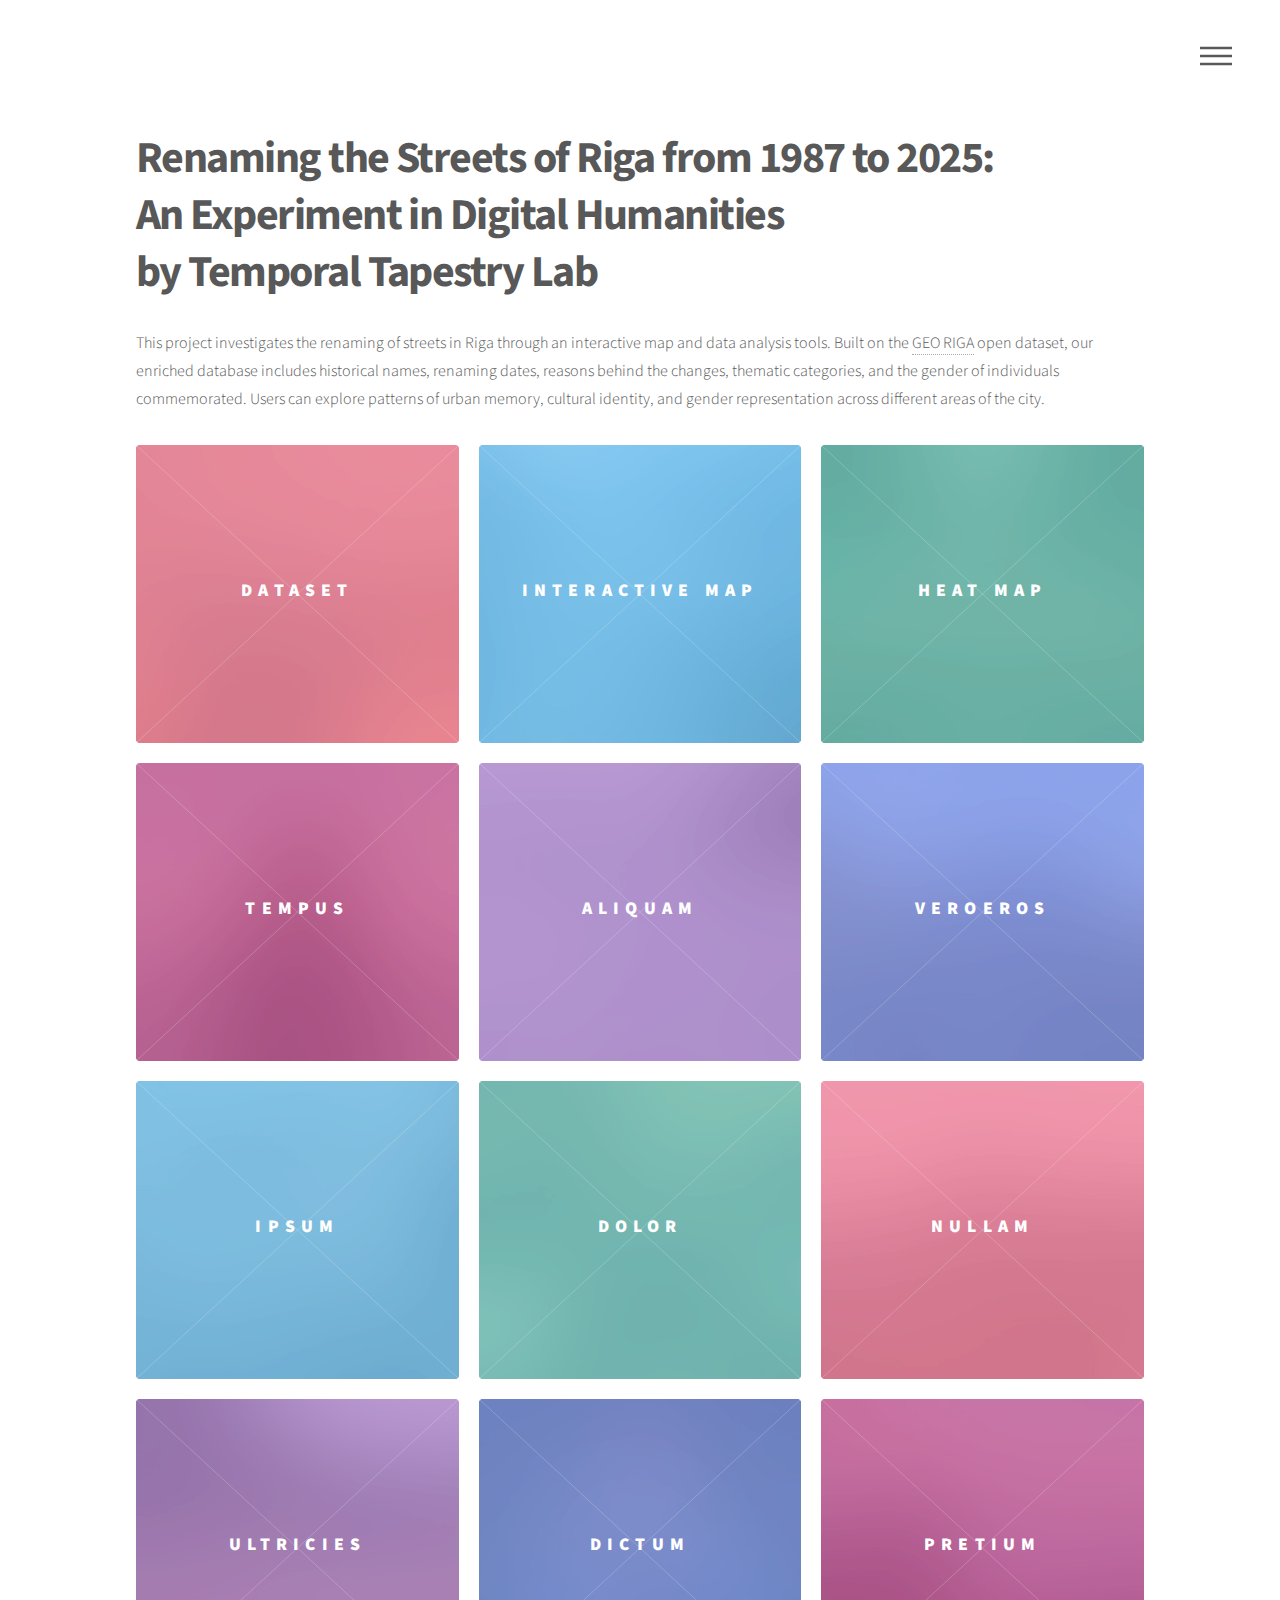
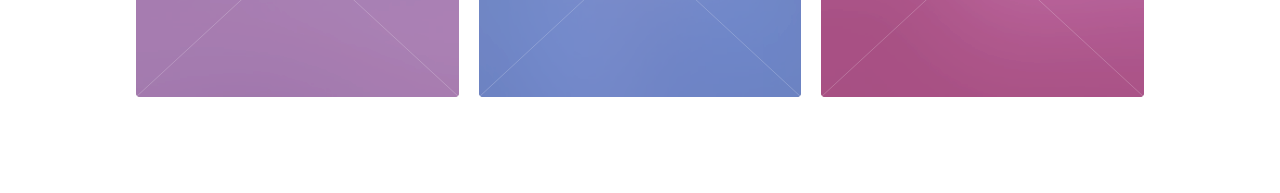
<file: index.html>
<!DOCTYPE HTML>

<html>
	<head>
		<title>Renaming the Streets of Riga from 1987 to 2025</title>
		<link rel="shortcut icon" type="image/x-icon" href="favicon.ico" />
		<meta charset="utf-8" />
		<meta name="viewport" content="width=device-width, initial-scale=1, user-scalable=no" />
		<link rel="stylesheet" href="assets/css/main.css" />
		<noscript><link rel="stylesheet" href="assets/css/noscript.css" /></noscript>
	</head>
	<body class="is-preload">
		<!-- Wrapper -->
			<div id="wrapper">

				<!-- Header -->
					<header id="header">
						<div class="inner">

							
							<!-- Nav -->
								<nav>
									<ul>
										<li><a href="#menu">Menu</a></li>
									</ul>
								</nav>

						</div>
					</header>

				<!-- Menu -->
					<nav id="menu">
						<h2>Menu</h2>
						<ul>
							<li><a href="index.html">Home</a></li>
							<li><a href="dataset.html">Our Dataset and its Structure</a></li>
							<li><a href="map.html">Interactive Map</a></li>
							<li><a href="heatmap.html">Heat Map</a></li>
							<li><a href="sources.html">Sources</a></li>
						</ul>
					</nav>

				<!-- Main -->
					<div id="main">
						<div class="inner">
							<header>
								<h1>Renaming the Streets of Riga from 1987 to 2025:<br>
An Experiment in Digital Humanities<br>
by Temporal Tapestry Lab</h1>
								<p>This project investigates the renaming of streets in Riga through an interactive map and data analysis tools. Built on the <a href="https://georiga.eu/en/atvertie-dati/rigas-ielas-un-adreses/">GEO RIGA</a> open dataset, our enriched database includes historical names, renaming dates, reasons behind the changes, thematic categories, and the gender of individuals commemorated. Users can explore patterns of urban memory, cultural identity, and gender representation across different areas of the city.</p>
							</header>
							<section class="tiles">
								<article class="style1">
									<span class="image">
										<img src="images/pic01.jpg" alt="" />
									</span>
									<a href="dataset.html">
										<h2>Dataset</h2>
										<div class="content">
											<p>Dataset of Riga street names and renaming decisions.</p>
										</div>
									</a>
								</article>
								<article class="style2">
									<span class="image">
										<img src="images/pic02.jpg" alt="" />
									</span>
									<a href="map.html">
										<h2>Interactive Map</h2>
										<div class="content">
											<p>Interactive map shows Riga street renamings by filters and themes.</p>
										</div>
									</a>
								</article>
								<article class="style3">
									<span class="image">
										<img src="images/pic03.jpg" alt="" />
									</span>
									<a href="heatmap.html">
										<h2>Heat Map</h2>
										<div class="content">
											<p>Heatmap reveals when and where street renamings were most frequent.</p>
										</div>
									</a>
								</article>
								<article class="style4">
									<span class="image">
										<img src="images/pic04.jpg" alt="" />
									</span>
									<a href="generic.html">
										<h2>Tempus</h2>
										<div class="content">
											<p>Sed nisl arcu euismod sit amet nisi lorem etiam dolor veroeros et feugiat.</p>
										</div>
									</a>
								</article>
								<article class="style5">
									<span class="image">
										<img src="images/pic05.jpg" alt="" />
									</span>
									<a href="generic.html">
										<h2>Aliquam</h2>
										<div class="content">
											<p>Sed nisl arcu euismod sit amet nisi lorem etiam dolor veroeros et feugiat.</p>
										</div>
									</a>
								</article>
								<article class="style6">
									<span class="image">
										<img src="images/pic06.jpg" alt="" />
									</span>
									<a href="generic.html">
										<h2>Veroeros</h2>
										<div class="content">
											<p>Sed nisl arcu euismod sit amet nisi lorem etiam dolor veroeros et feugiat.</p>
										</div>
									</a>
								</article>
								<article class="style2">
									<span class="image">
										<img src="images/pic07.jpg" alt="" />
									</span>
									<a href="generic.html">
										<h2>Ipsum</h2>
										<div class="content">
											<p>Sed nisl arcu euismod sit amet nisi lorem etiam dolor veroeros et feugiat.</p>
										</div>
									</a>
								</article>
								<article class="style3">
									<span class="image">
										<img src="images/pic08.jpg" alt="" />
									</span>
									<a href="generic.html">
										<h2>Dolor</h2>
										<div class="content">
											<p>Sed nisl arcu euismod sit amet nisi lorem etiam dolor veroeros et feugiat.</p>
										</div>
									</a>
								</article>
								<article class="style1">
									<span class="image">
										<img src="images/pic09.jpg" alt="" />
									</span>
									<a href="generic.html">
										<h2>Nullam</h2>
										<div class="content">
											<p>Sed nisl arcu euismod sit amet nisi lorem etiam dolor veroeros et feugiat.</p>
										</div>
									</a>
								</article>
								<article class="style5">
									<span class="image">
										<img src="images/pic10.jpg" alt="" />
									</span>
									<a href="generic.html">
										<h2>Ultricies</h2>
										<div class="content">
											<p>Sed nisl arcu euismod sit amet nisi lorem etiam dolor veroeros et feugiat.</p>
										</div>
									</a>
								</article>
								<article class="style6">
									<span class="image">
										<img src="images/pic11.jpg" alt="" />
									</span>
									<a href="generic.html">
										<h2>Dictum</h2>
										<div class="content">
											<p>Sed nisl arcu euismod sit amet nisi lorem etiam dolor veroeros et feugiat.</p>
										</div>
									</a>
								</article>
								<article class="style4">
									<span class="image">
										<img src="images/pic12.jpg" alt="" />
									</span>
									<a href="generic.html">
										<h2>Pretium</h2>
										<div class="content">
											<p>Sed nisl arcu euismod sit amet nisi lorem etiam dolor veroeros et feugiat.</p>
										</div>
									
				


		<!-- Scripts -->
			<script src="assets/js/jquery.min.js"></script>
			<script src="assets/js/browser.min.js"></script>
			<script src="assets/js/breakpoints.min.js"></script>
			<script src="assets/js/util.js"></script>
			<script src="assets/js/main.js"></script>

	</body>
</html>
</file>
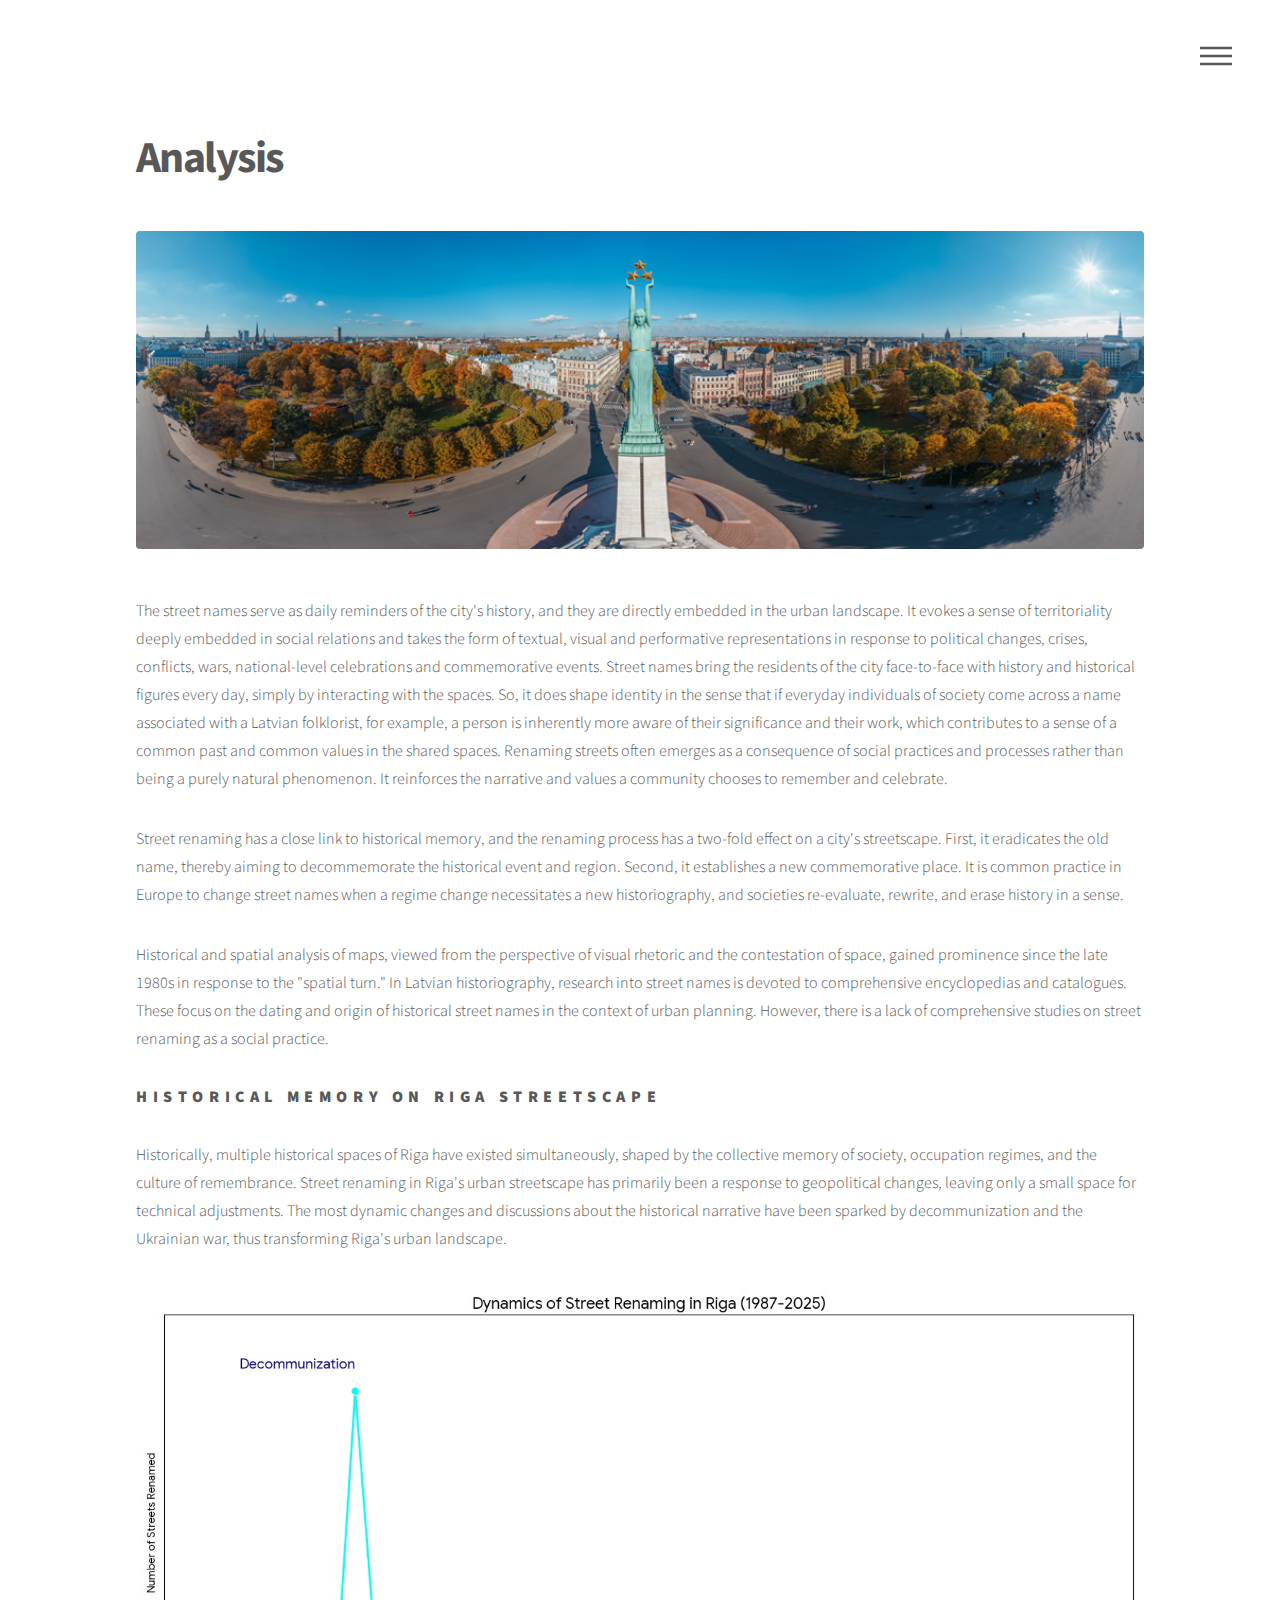
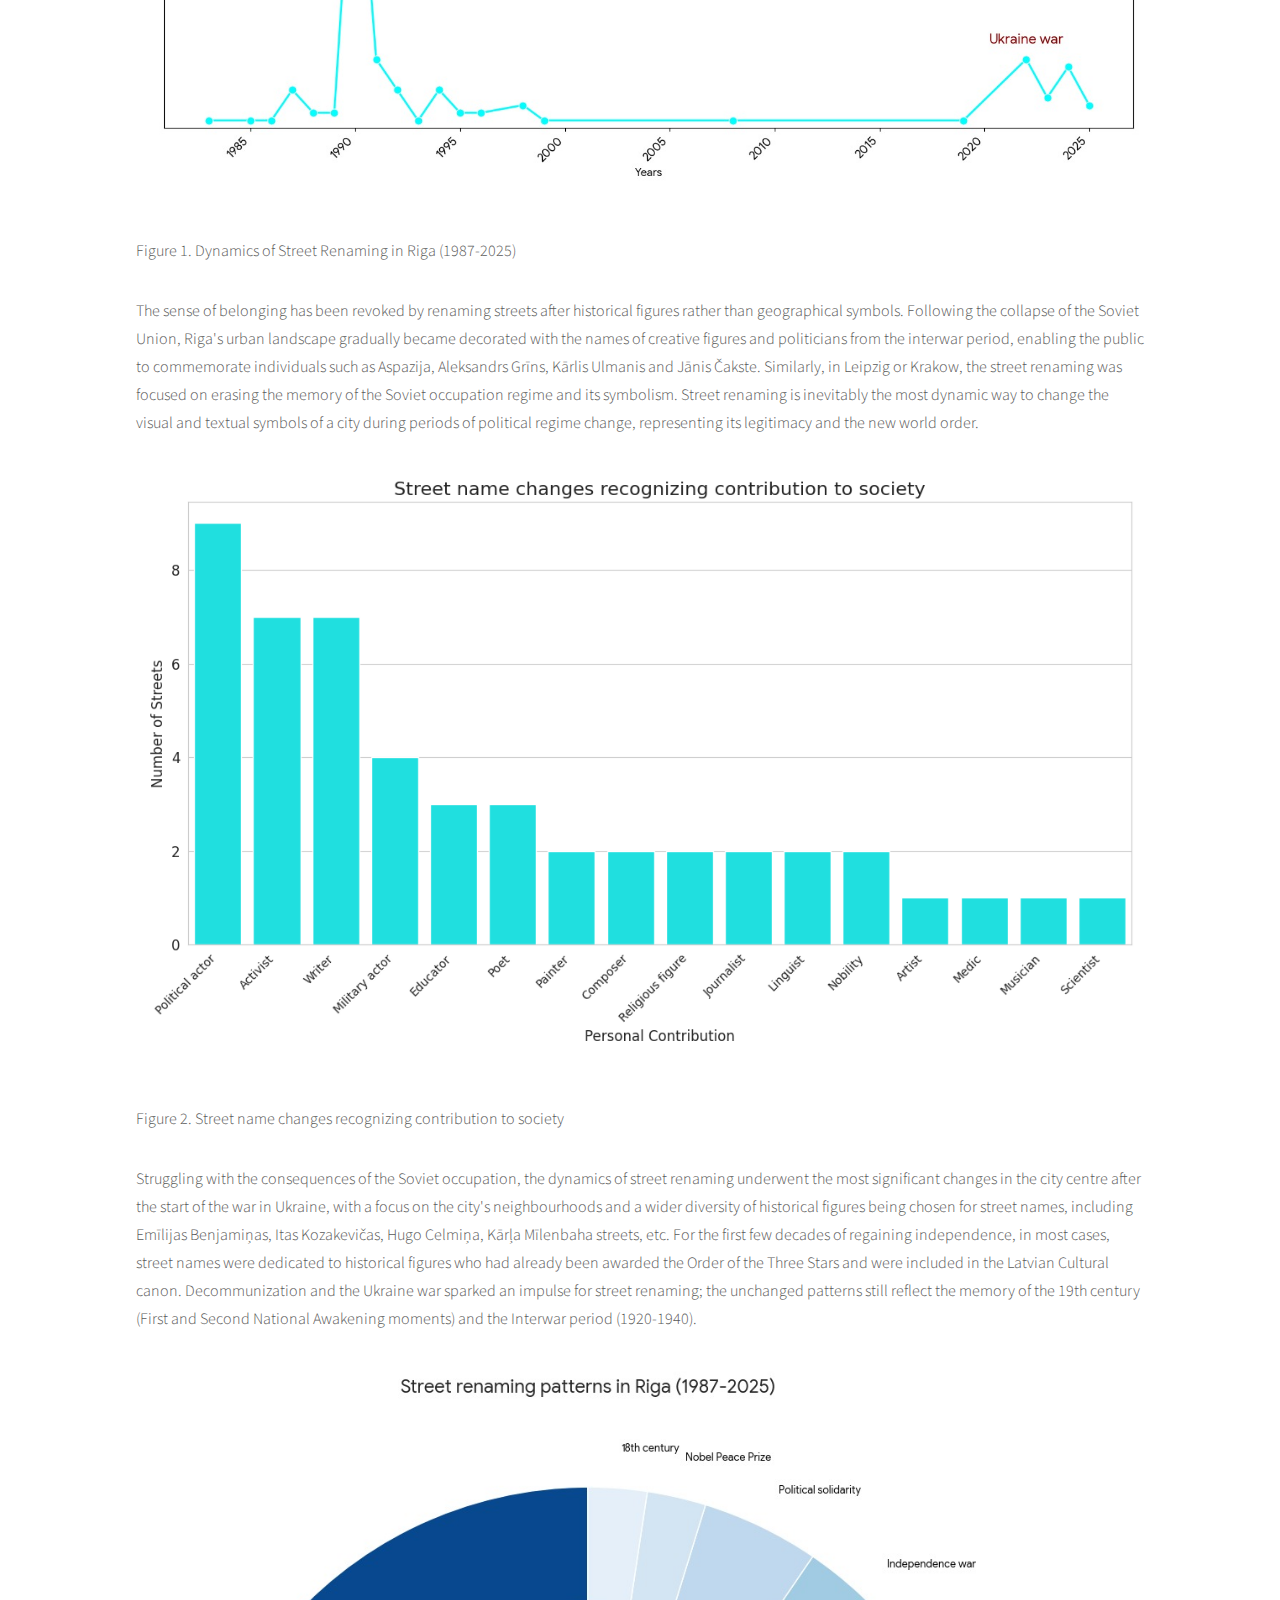
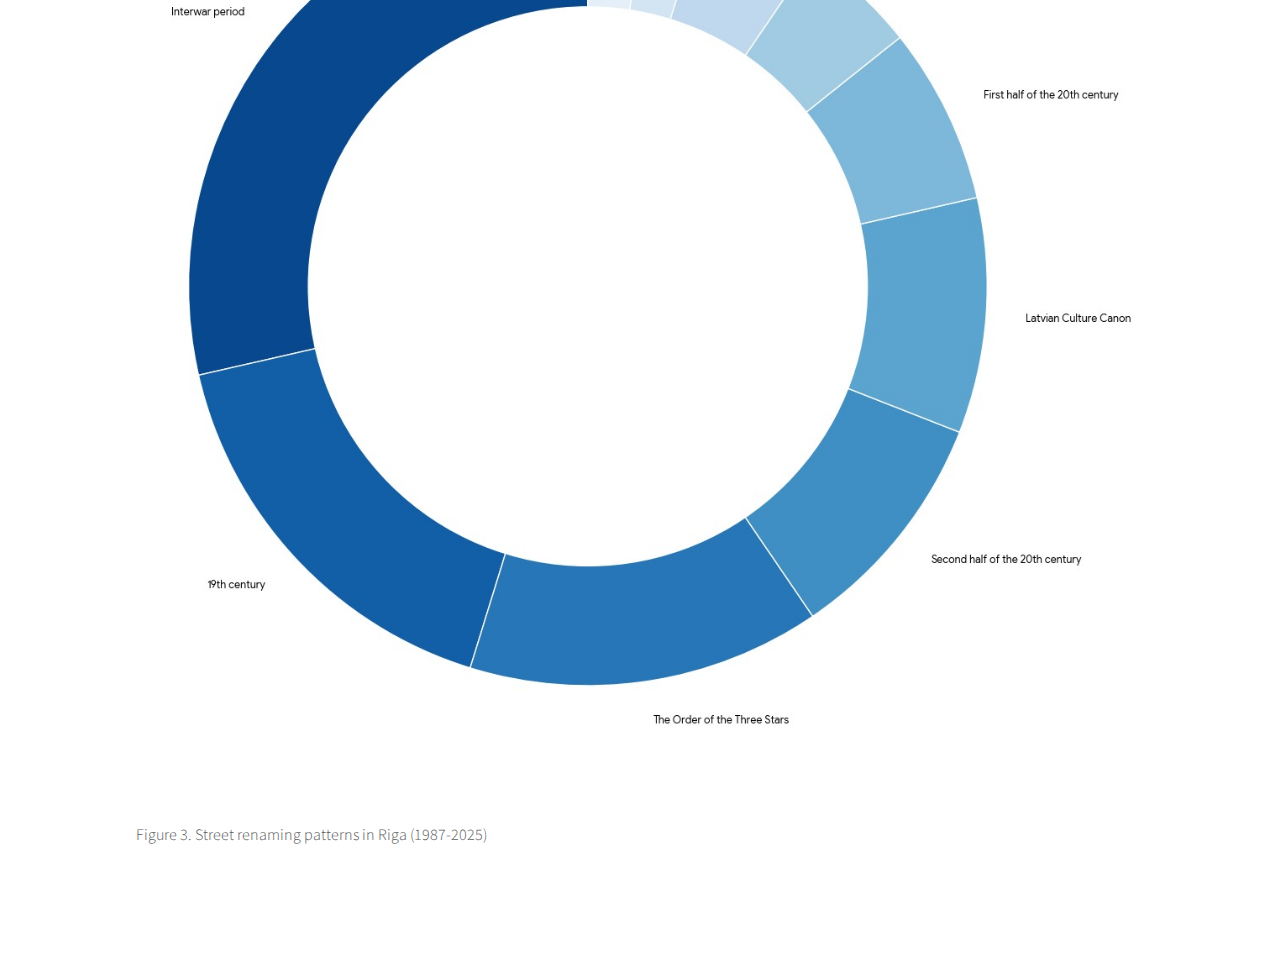
<file: analysis.html>
<!DOCTYPE HTML>
<html>
	<head>
		<title>Analysis</title>
		<link rel="shortcut icon" type="image/x-icon" href="favicon.ico" />
		<meta charset="utf-8" />
		<meta name="viewport" content="width=device-width, initial-scale=1, user-scalable=no" />
		<link rel="stylesheet" href="assets/css/main.css" />
		<noscript><link rel="stylesheet" href="assets/css/noscript.css" /></noscript>
	</head>
	<body class="is-preload">
		<!-- Wrapper -->
			<div id="wrapper">

				<!-- Header -->
					<header id="header">
						<div class="inner">

							
							<!-- Nav -->
								<nav>
									<ul>
										<li><a href="#menu">Menu</a></li>
									</ul>
								</nav>

						</div>
					</header>

				<!-- Menu -->
					<nav id="menu">
						<h2>Menu</h2>
						<ul>
							<li><a href="index.html">Home</a></li>
							<li><a href="dataset.html">Our Dataset and its Structure</a></li>
							<li><a href="map.html">Interactive Map</a></li>
							<li><a href="heatmap.html">Heat Map</a></li>
							<li><a href="analysis.html">Analysis</a></li>
							<li><a href="findings.html">What We Learned</a></li>
							<li><a href="sources.html">Sources</a></li>
						</ul>
					</nav>

				<!-- Main -->
					<div id="main">
						<div class="inner">
							<h1>Analysis</h1>
							<span class="image main"><img src="images/milda.jpg" alt="" /></span>
							<p>The street names serve as daily reminders of the city's history, and they are directly embedded in the urban landscape. It evokes a sense of territoriality deeply embedded in social relations and takes the form of textual, visual and performative representations in response to political changes, crises, conflicts, wars, national-level celebrations and commemorative events. Street names bring the residents of the city face-to-face with history and historical figures every day, simply by interacting with the spaces. So, it does shape identity in the sense that if everyday individuals of society come across a name associated with a Latvian folklorist, for example, a person is inherently more aware of their significance and their work, which contributes to a sense of a common past and common values in the shared spaces. Renaming streets often emerges as a consequence of social practices and processes rather than being a purely natural phenomenon.  It reinforces the narrative and values a community chooses to remember and celebrate.
</p>
<p>Street renaming has a close link to historical memory, and the renaming process has a two-fold effect on a city's streetscape. First, it eradicates the old name, thereby aiming to decommemorate the historical event and region. Second, it establishes a new commemorative place. It is common practice in Europe to change street names when a regime change necessitates a new historiography, and societies re-evaluate, rewrite, and erase history in a sense. 
</p>

<p>Historical and spatial analysis of maps, viewed from the perspective of visual rhetoric and the contestation of space, gained prominence since the late 1980s in response to the "spatial turn." In Latvian historiography, research into street names is devoted to comprehensive encyclopedias and catalogues. These focus on the dating and origin of historical street names in the context of urban planning. However, there is a lack of comprehensive studies on street renaming as a social practice.</p>

<h3>Historical memory on Riga streetscape</h3>

<p>Historically, multiple historical spaces of Riga have existed simultaneously, shaped by the collective memory of society, occupation regimes, and the culture of remembrance. Street renaming in Riga's urban streetscape has primarily been a response to geopolitical changes, leaving only a small space for technical adjustments. The most dynamic changes and discussions about the historical narrative have been sparked by decommunization and the Ukrainian war, thus transforming Riga's urban landscape.</p>

<span class="image main"><img src="images/fig. 1.jpeg" alt="" /></span>
<p>Figure 1. Dynamics of Street Renaming in Riga (1987-2025)</p>

<p>The sense of belonging has been revoked by renaming streets after historical figures rather than geographical symbols. Following the collapse of the Soviet Union, Riga's urban landscape gradually became decorated with the names of creative figures and politicians from the interwar period, enabling the public to commemorate individuals such as Aspazija, Aleksandrs Grīns, Kārlis Ulmanis and Jānis Čakste. Similarly, in Leipzig or Krakow, the street renaming was focused on erasing the memory of the Soviet occupation regime and its symbolism. Street renaming is inevitably the most dynamic way to change the visual and textual symbols of a city during periods of political regime change, representing its legitimacy and the new world order.</p>

<span class="image main"><img src="images/Fig. 2.png" alt="" /></span>

<p>Figure 2. Street name changes recognizing contribution to society</p>
<p>Struggling with the consequences of the Soviet occupation, the dynamics of street renaming underwent the most significant changes in the city centre after the start of the war in Ukraine, with a focus on the city's neighbourhoods and a wider diversity of historical figures being chosen for street names, including Emīlijas Benjamiņas, Itas Kozakevičas, Hugo Celmiņa, Kārļa Mīlenbaha streets, etc. For the first few decades of regaining independence, in most cases, street names were dedicated to historical figures who had already been awarded the Order of the Three Stars and were included in the Latvian Cultural canon. Decommunization and the Ukraine war sparked an impulse for street renaming; the unchanged patterns still reflect the memory of the 19th century (First and Second National Awakening moments) and the Interwar period (1920-1940).</p>
<span class="image main"><img src="images/fig. 3.jpeg" alt="" /></span>

<p>Figure 3. Street renaming patterns in Riga (1987-2025)</p>

						</div>
					</div>

				
			</div>

		<!-- Scripts -->
			<script src="assets/js/jquery.min.js"></script>
			<script src="assets/js/browser.min.js"></script>
			<script src="assets/js/breakpoints.min.js"></script>
			<script src="assets/js/util.js"></script>
			<script src="assets/js/main.js"></script>

	</body>
</html>
</file>
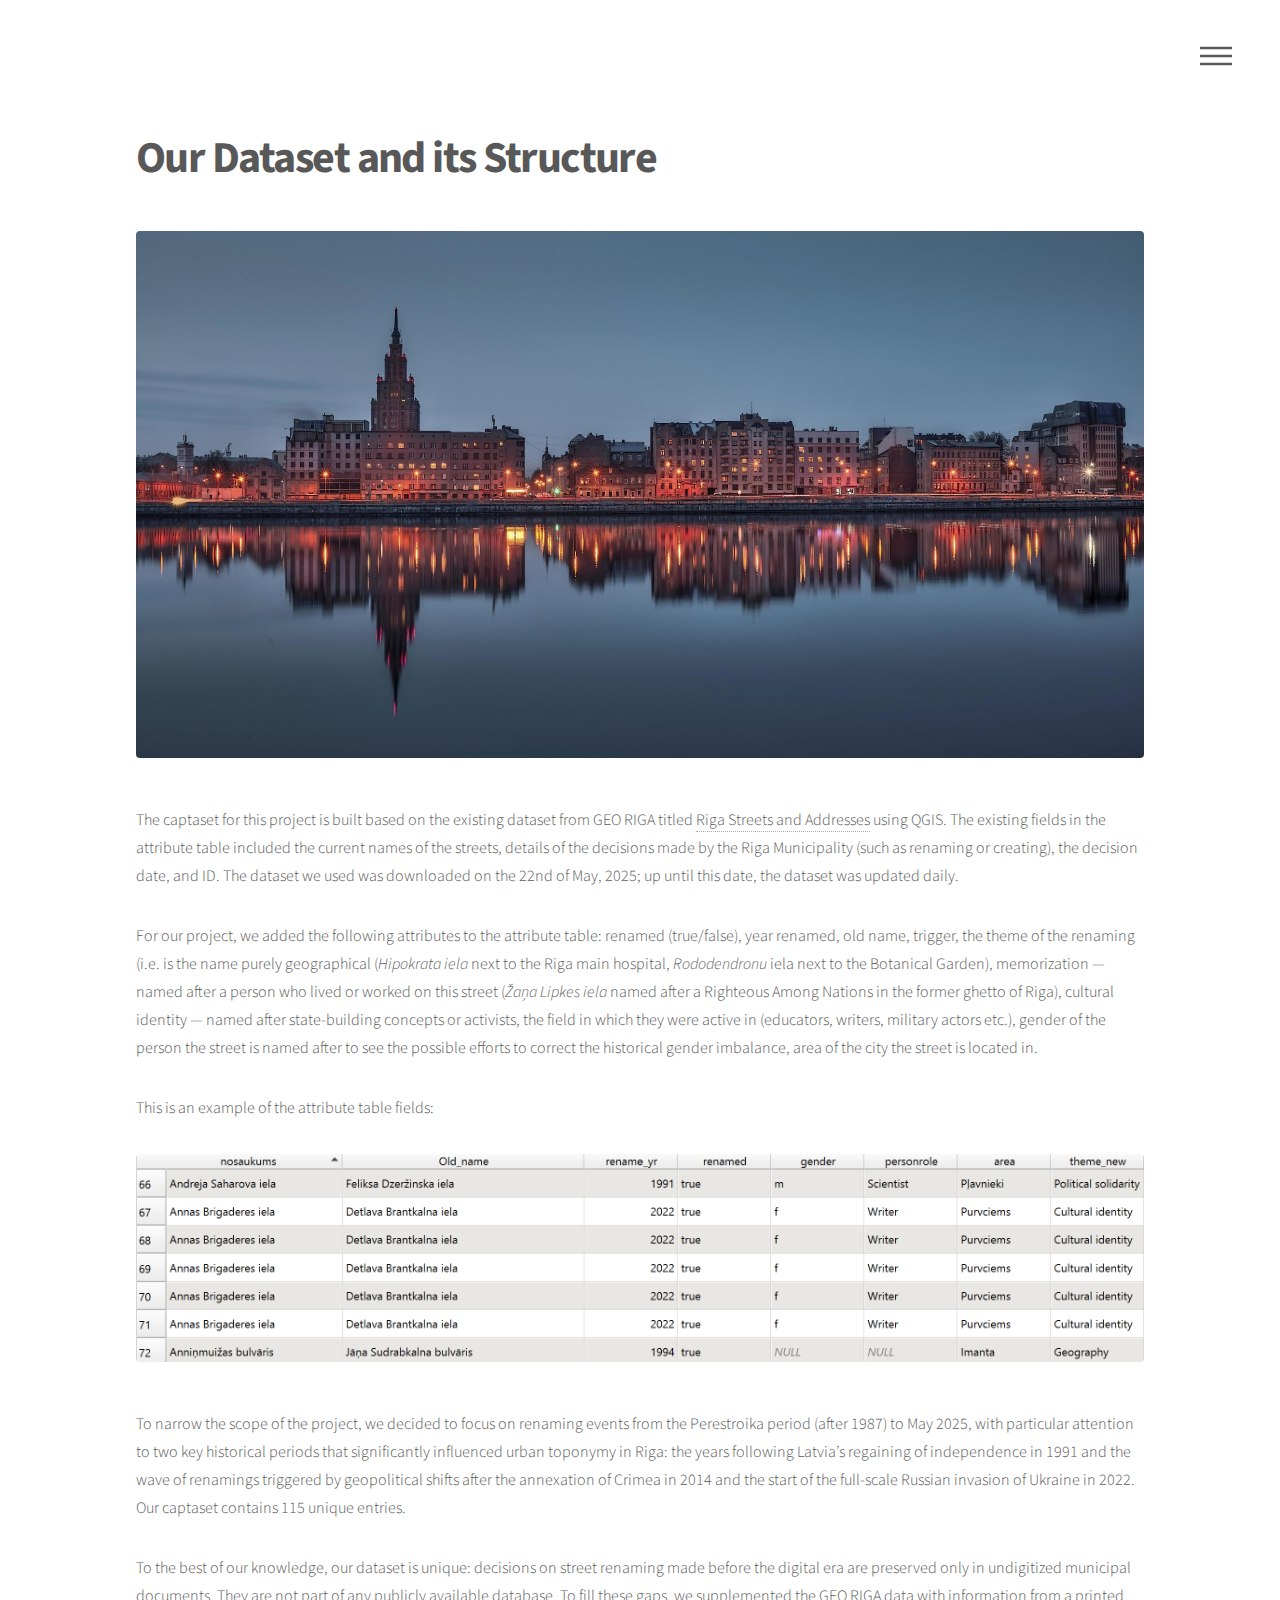
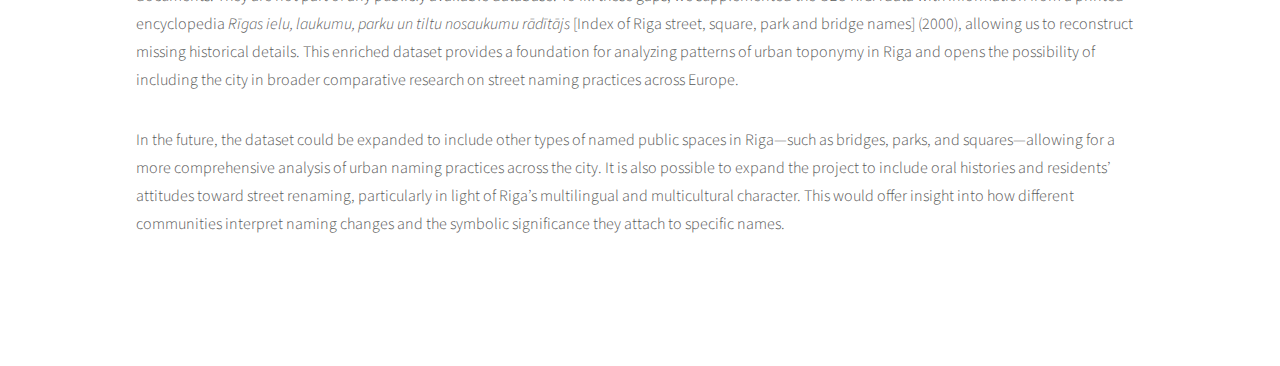
<file: dataset.html>
<!DOCTYPE HTML>
<html>
	<head>
		<title>Our Dataset and its Structure</title>
		<link rel="shortcut icon" type="image/x-icon" href="favicon.ico" />
		<meta charset="utf-8" />
		<meta name="viewport" content="width=device-width, initial-scale=1, user-scalable=no" />
		<link rel="stylesheet" href="assets/css/main.css" />
		<noscript><link rel="stylesheet" href="assets/css/noscript.css" /></noscript>
	</head>
	<body class="is-preload">
		<!-- Wrapper -->
			<div id="wrapper">

				<!-- Header -->
					<header id="header">
						<div class="inner">

							
							<!-- Nav -->
								<nav>
									<ul>
										<li><a href="#menu">Menu</a></li>
									</ul>
								</nav>

						</div>
					</header>

				<!-- Menu -->
					<nav id="menu">
						<h2>Menu</h2>
						<ul>
							<li><a href="index.html">Home</a></li>
							<li><a href="dataset.html">Our Dataset and its Structure</a></li>
							<li><a href="map.html">Interactive Map</a></li>
							<li><a href="heatmap.html">Heat Map</a></li>
							<li><a href="findings.html">What We Learned</a></li>
							<li><a href="sources.html">Sources</a></li>
						</ul>
					</nav>

				<!-- Main -->
					<div id="main">
						<div class="inner">
							<h1>Our Dataset and its Structure</h1>
							<span class="image main"><img src="images/panorama.jpg" alt="" /></span>
							<p>The captaset for this project is built based on the existing dataset from GEO RIGA titled <a href="https://georiga.eu/en/atvertie-dati/rigas-ielas-un-adreses/">Riga Streets and Addresses</a> using QGIS. The existing fields in the attribute table included the current names of the streets, details of the decisions made by the Riga Municipality (such as renaming or creating), the decision date, and ID. The dataset we used was downloaded on the 22nd of May, 2025; up until this date, the dataset was updated daily.</p>
<p>For our project, we added the following attributes to the attribute table: renamed (true/false), year renamed, old name, trigger, the theme of the renaming (i.e. is the name purely geographical (<i>Hipokrata iela</i> next to the Riga main hospital, <i>Rododendronu</i> iela next to the Botanical Garden), memorization — named after a person who lived or worked on this street (<i>Žaņa Lipkes iela</i> named after a Righteous Among Nations in the former ghetto of Riga), cultural identity — named after state-building concepts or activists, the field in which they were active in (educators, writers, military actors etc.), gender of the person the street is named after to see the possible efforts to correct the historical gender imbalance, area of the city the street is located in.
</p>
<p>This is an example of the attribute table fields:</p>
<span class="image main"><img src="images/dataset_example.png" alt="" /></span>
<p>To narrow the scope of the project, we decided to focus on renaming events from the Perestroika period (after 1987) to May 2025, with particular attention to two key historical periods that significantly influenced urban toponymy in Riga: the years following Latvia’s regaining of independence in 1991 and the wave of renamings triggered by geopolitical shifts after the annexation of Crimea in 2014 and the start of the full-scale Russian invasion of Ukraine in 2022. Our captaset contains 115 unique entries.</p>
<p>To the best of our knowledge, our dataset is unique: decisions on street renaming made before the digital era are preserved only in undigitized municipal documents. They are not part of any publicly available database. To fill these gaps, we supplemented the GEO RIGA data with information from a printed encyclopedia <i>Rīgas ielu, laukumu, parku un tiltu nosaukumu rādītājs</i> [Index of Riga street, square, park and bridge names] (2000), allowing us to reconstruct missing historical details. This enriched dataset provides a foundation for analyzing patterns of urban toponymy in Riga and opens the possibility of including the city in broader comparative research on street naming practices across Europe.</p>
<p>In the future, the dataset could be expanded to include other types of named public spaces in Riga—such as bridges, parks, and squares—allowing for a more comprehensive analysis of urban naming practices across the city. It is also possible to expand the project to include oral histories and residents’ attitudes toward street renaming, particularly in light of Riga’s multilingual and multicultural character. This would offer insight into how different communities interpret naming changes and the symbolic significance they attach to specific names.</p>
						</div>
					</div>

				
			</div>

		<!-- Scripts -->
			<script src="assets/js/jquery.min.js"></script>
			<script src="assets/js/browser.min.js"></script>
			<script src="assets/js/breakpoints.min.js"></script>
			<script src="assets/js/util.js"></script>
			<script src="assets/js/main.js"></script>

	</body>
</html>
</file>
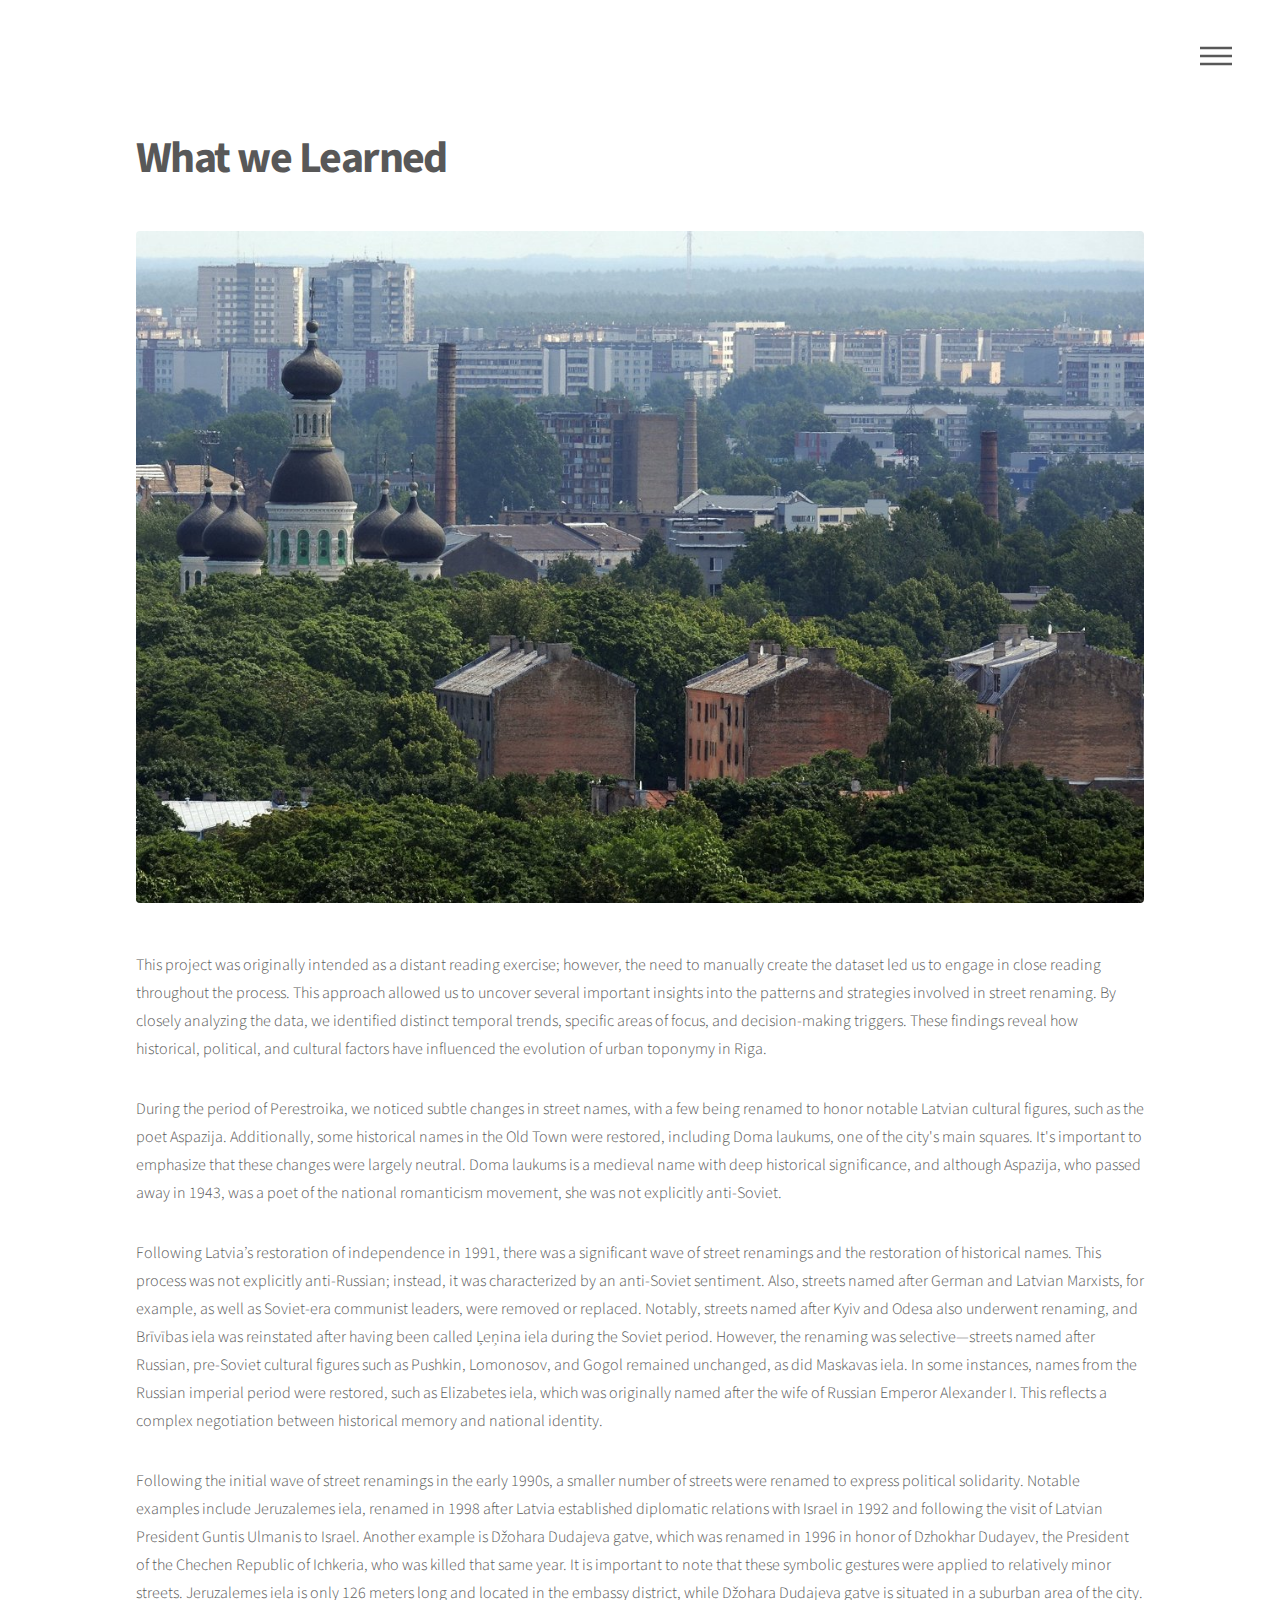
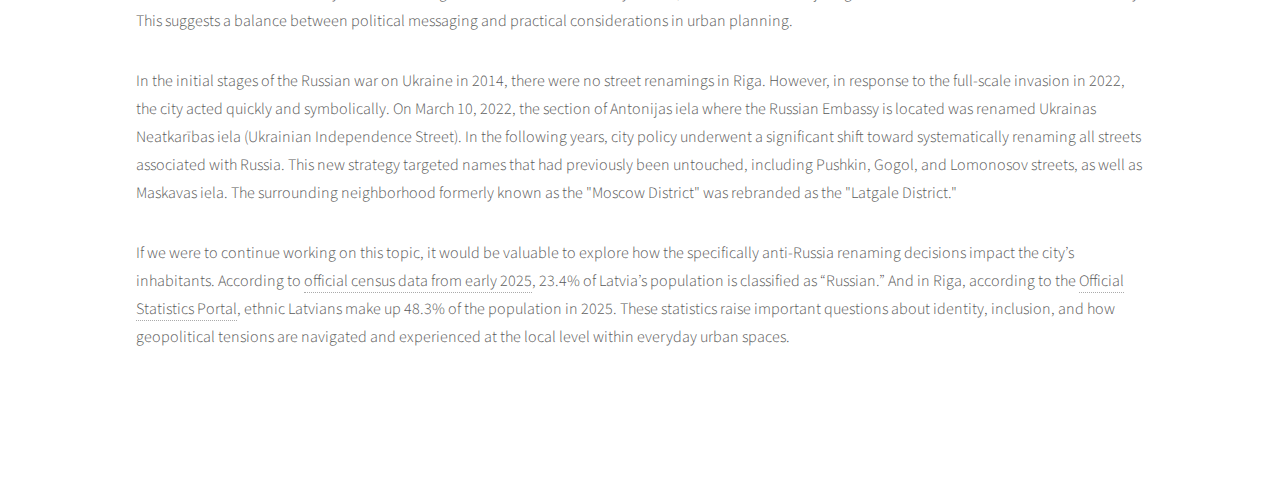
<file: findings.html>
<!DOCTYPE HTML>
<html>
	<head>
		<title>Our Dataset and its Structure</title>
		<link rel="shortcut icon" type="image/x-icon" href="favicon.ico" />
		<meta charset="utf-8" />
		<meta name="viewport" content="width=device-width, initial-scale=1, user-scalable=no" />
		<link rel="stylesheet" href="assets/css/main.css" />
		<noscript><link rel="stylesheet" href="assets/css/noscript.css" /></noscript>
	</head>
	<body class="is-preload">
		<!-- Wrapper -->
			<div id="wrapper">

				<!-- Header -->
					<header id="header">
						<div class="inner">

							
							<!-- Nav -->
								<nav>
									<ul>
										<li><a href="#menu">Menu</a></li>
									</ul>
								</nav>

						</div>
					</header>

				<!-- Menu -->
					<nav id="menu">
						<h2>Menu</h2>
						<ul>
							<li><a href="index.html">Home</a></li>
							<li><a href="dataset.html">Our Dataset and its Structure</a></li>
							<li><a href="map.html">Interactive Map</a></li>
							<li><a href="heatmap.html">Heat Map</a></li>
							<li><a href="findings.html">What We Learned</a></li>
							<li><a href="sources.html">Sources</a></li>
						</ul>
					</nav>

				<!-- Main -->
					<div id="main">
						<div class="inner">
							<h1>What we Learned</h1>
							<span class="image main"><img src="images/maskachka.jpg" alt="" /></span>
							<p>This project was originally intended as a distant reading exercise; however, the need to manually create the dataset led us to engage in close reading throughout the process. This approach allowed us to uncover several important insights into the patterns and strategies involved in street renaming. By closely analyzing the data, we identified distinct temporal trends, specific areas of focus, and decision-making triggers. These findings reveal how historical, political, and cultural factors have influenced the evolution of urban toponymy in Riga.</p>
<p>During the period of Perestroika, we noticed subtle changes in street names, with a few being renamed to honor notable Latvian cultural figures, such as the poet Aspazija. Additionally, some historical names in the Old Town were restored, including Doma laukums, one of the city's main squares. It's important to emphasize that these changes were largely neutral. Doma laukums is a medieval name with deep historical significance, and although Aspazija, who passed away in 1943, was a poet of the national romanticism movement, she was not explicitly anti-Soviet.
</p>
<p>Following Latvia’s restoration of independence in 1991, there was a significant wave of street renamings and the restoration of historical names. This process was not explicitly anti-Russian; instead, it was characterized by an anti-Soviet sentiment. Also, streets named after German and Latvian Marxists, for example, as well as Soviet-era communist leaders, were removed or replaced. Notably, streets named after Kyiv and Odesa also underwent renaming, and Brīvības iela was reinstated after having been called Ļeņina iela during the Soviet period. However, the renaming was selective—streets named after Russian, pre-Soviet cultural figures such as Pushkin, Lomonosov, and Gogol remained unchanged, as did Maskavas iela. In some instances, names from the Russian imperial period were restored, such as Elizabetes iela, which was originally named after the wife of Russian Emperor Alexander I. This reflects a complex negotiation between historical memory and national identity.</p>

<p>Following the initial wave of street renamings in the early 1990s, a smaller number of streets were renamed to express political solidarity. Notable examples include Jeruzalemes iela, renamed in 1998 after Latvia established diplomatic relations with Israel in 1992 and following the visit of Latvian President Guntis Ulmanis to Israel. Another example is Džohara Dudajeva gatve, which was renamed in 1996 in honor of Dzhokhar Dudayev, the President of the Chechen Republic of Ichkeria, who was killed that same year. It is important to note that these symbolic gestures were applied to relatively minor streets. Jeruzalemes iela is only 126 meters long and located in the embassy district, while Džohara Dudajeva gatve is situated in a suburban area of the city. This suggests a balance between political messaging and practical considerations in urban planning.</p>
<p>In the initial stages of the Russian war on Ukraine in 2014, there were no street renamings in Riga. However, in response to the full-scale invasion in 2022, the city acted quickly and symbolically. On March 10, 2022, the section of Antonijas iela where the Russian Embassy is located was renamed Ukrainas Neatkarības iela (Ukrainian Independence Street). In the following years, city policy underwent a significant shift toward systematically renaming all streets associated with Russia. This new strategy targeted names that had previously been untouched, including Pushkin, Gogol, and Lomonosov streets, as well as Maskavas iela. The surrounding neighborhood formerly known as the "Moscow District" was rebranded as the "Latgale District."</p>
<p>If we were to continue working on this topic, it would be valuable to explore how the specifically anti-Russia renaming decisions impact the city’s inhabitants. According to <a href="https://lvportals.lv/dienaskartiba/376879-teju-186-miljoni-iedzivotaju-latvija-2025#:~:text=Centr%C4%81l%C4%81s%20statistikas%20p%C4%81rvaldes%20dati.,statistikas%20p%C4%81rvaldes%20(CSP)%20dati">official census data from early 2025</a>, 23.4% of Latvia’s population is classified as “Russian.”  And in Riga, according to the <a href="https://data.stat.gov.lv/pxweb/lv/OSP_PUB/START__POP__IR__IRE/IRE050/">Official Statistics Portal</a>, ethnic Latvians make up 48.3% of the population in 2025. These statistics raise important questions about identity, inclusion, and how geopolitical tensions are navigated and experienced at the local level within everyday urban spaces.</p>
						</div>
					</div>

				
			</div>

		<!-- Scripts -->
			<script src="assets/js/jquery.min.js"></script>
			<script src="assets/js/browser.min.js"></script>
			<script src="assets/js/breakpoints.min.js"></script>
			<script src="assets/js/util.js"></script>
			<script src="assets/js/main.js"></script>

	</body>
</html>
</file>
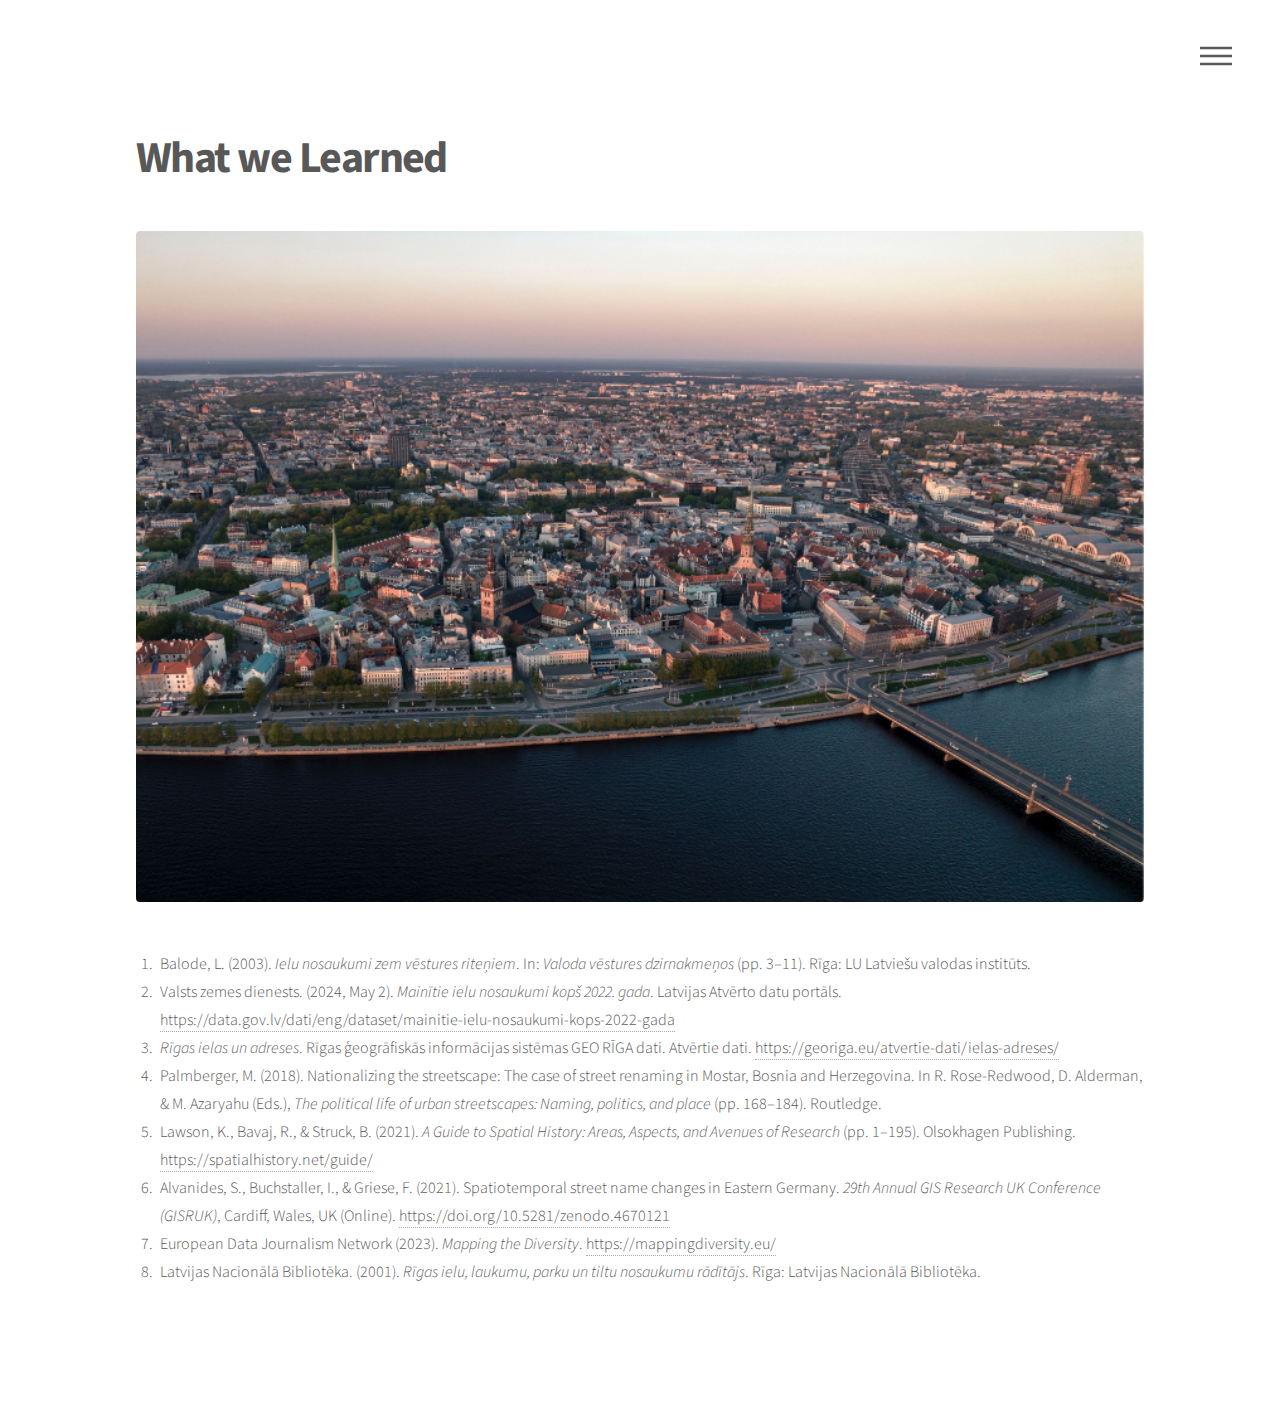
<file: sources.html>
<!DOCTYPE HTML>
<html>
	<head>
		<title>Our Dataset and its Structure</title>
		<link rel="shortcut icon" type="image/x-icon" href="favicon.ico" />
		<meta charset="utf-8" />
		<meta name="viewport" content="width=device-width, initial-scale=1, user-scalable=no" />
		<link rel="stylesheet" href="assets/css/main.css" />
		<noscript><link rel="stylesheet" href="assets/css/noscript.css" /></noscript>
	</head>
	<body class="is-preload">
		<!-- Wrapper -->
			<div id="wrapper">

				<!-- Header -->
					<header id="header">
						<div class="inner">

							
							<!-- Nav -->
								<nav>
									<ul>
										<li><a href="#menu">Menu</a></li>
									</ul>
								</nav>

						</div>
					</header>

				<!-- Menu -->
					<nav id="menu">
						<h2>Menu</h2>
						<ul>
							<li><a href="index.html">Home</a></li>
							<li><a href="dataset.html">Our Dataset and its Structure</a></li>
							<li><a href="map.html">Interactive Map</a></li>
							<li><a href="heatmap.html">Heat Map</a></li>
							<li><a href="findings.html">What We Learned</a></li>
							<li><a href="sources.html">Sources</a></li>
						</ul>
					</nav>

				<!-- Main -->
					<div id="main">
						<div class="inner">
							<h1>What we Learned</h1>
							<span class="image main"><img src="images/old_town.png" alt="" /></span>
							<ol>
  <li>Balode, L. (2003). <em>Ielu nosaukumi zem vēstures riteņiem</em>. In: <em>Valoda vēstures dzirnakmeņos</em> (pp. 3–11). Rīga: LU Latviešu valodas institūts.</li>
  <li>Valsts zemes dienests. (2024, May 2). <em>Mainītie ielu nosaukumi kopš 2022. gada</em>. Latvijas Atvērto datu portāls. <a href="https://data.gov.lv/dati/eng/dataset/mainitie-ielu-nosaukumi-kops-2022-gada">https://data.gov.lv/dati/eng/dataset/mainitie-ielu-nosaukumi-kops-2022-gada</a></li>
  <li><em>Rīgas ielas un adreses</em>. Rīgas ģeogrāfiskās informācijas sistēmas GEO RĪGA dati. Atvērtie dati. <a href="https://georiga.eu/atvertie-dati/ielas-adreses/">https://georiga.eu/atvertie-dati/ielas-adreses/</a></li>
  <li>Palmberger, M. (2018). Nationalizing the streetscape: The case of street renaming in Mostar, Bosnia and Herzegovina. In R. Rose-Redwood, D. Alderman, & M. Azaryahu (Eds.), <em>The political life of urban streetscapes: Naming, politics, and place</em> (pp. 168–184). Routledge.</li>
  <li>Lawson, K., Bavaj, R., & Struck, B. (2021). <em>A Guide to Spatial History: Areas, Aspects, and Avenues of Research</em> (pp. 1–195). Olsokhagen Publishing. <a href="https://spatialhistory.net/guide/">https://spatialhistory.net/guide/</a></li>
  <li>Alvanides, S., Buchstaller, I., & Griese, F. (2021). Spatiotemporal street name changes in Eastern Germany. <em>29th Annual GIS Research UK Conference (GISRUK)</em>, Cardiff, Wales, UK (Online). <a href="https://doi.org/10.5281/zenodo.4670121">https://doi.org/10.5281/zenodo.4670121</a></li>
  <li>European Data Journalism Network (2023). <em>Mapping the Diversity</em>. <a href="https://mappingdiversity.eu/">https://mappingdiversity.eu/</a></li>
  <li>Latvijas Nacionālā Bibliotēka. (2001). <em>Rīgas ielu, laukumu, parku un tiltu nosaukumu rādītājs</em>. Rīga: Latvijas Nacionālā Bibliotēka.</li>
</ol>
						</div>
					</div>

				
			</div>

		<!-- Scripts -->
			<script src="assets/js/jquery.min.js"></script>
			<script src="assets/js/browser.min.js"></script>
			<script src="assets/js/breakpoints.min.js"></script>
			<script src="assets/js/util.js"></script>
			<script src="assets/js/main.js"></script>

	</body>
</html>
</file>
<file: assets/css/noscript.css>
/*
	Phantom by HTML5 UP
	html5up.net | @ajlkn
	Free for personal and commercial use under the CCA 3.0 license (html5up.net/license)
*/

/* Tiles */

	body.is-preload .tiles article {
		-moz-transform: none;
		-webkit-transform: none;
		-ms-transform: none;
		transform: none;
		opacity: 1;
	}
</file>
<file: assets/css/main.css>
@import url(fontawesome-all.min.css);
@import url("https://fonts.googleapis.com/css?family=Source+Sans+Pro:300,700,900");

/*
	Phantom by HTML5 UP
	html5up.net | @ajlkn
	Free for personal and commercial use under the CCA 3.0 license (html5up.net/license)
*/

html, body, div, span, applet, object,
iframe, h1, h2, h3, h4, h5, h6, p, blockquote,
pre, a, abbr, acronym, address, big, cite,
code, del, dfn, em, img, ins, kbd, q, s, samp,
small, strike, strong, sub, sup, tt, var, b,
u, i, center, dl, dt, dd, ol, ul, li, fieldset,
form, label, legend, table, caption, tbody,
tfoot, thead, tr, th, td, article, aside,
canvas, details, embed, figure, figcaption,
footer, header, hgroup, menu, nav, output, ruby,
section, summary, time, mark, audio, video {
	margin: 0;
	padding: 0;
	border: 0;
	font-size: 100%;
	font: inherit;
	vertical-align: baseline;}

article, aside, details, figcaption, figure,
footer, header, hgroup, menu, nav, section {
	display: block;}

body {
	line-height: 1;
}

ol, ul {
	list-style: none;
}

blockquote, q {
	quotes: none;
}

	blockquote:before, blockquote:after, q:before, q:after {
		content: '';
		content: none;
	}

table {
	border-collapse: collapse;
	border-spacing: 0;
}

body {
	-webkit-text-size-adjust: none;
}

mark {
	background-color: transparent;
	color: inherit;
}

input::-moz-focus-inner {
	border: 0;
	padding: 0;
}

input, select, textarea {
	-moz-appearance: none;
	-webkit-appearance: none;
	-ms-appearance: none;
	appearance: none;
}

/* Basic */

	@-ms-viewport {
		width: device-width;
	}

	body {
		-ms-overflow-style: scrollbar;
	}

	@media screen and (max-width: 480px) {

		html, body {
			min-width: 320px;
		}

	}

	html {
		box-sizing: border-box;
	}

	*, *:before, *:after {
		box-sizing: inherit;
	}

	body {
		background: #ffffff;
	}

		body.is-preload *, body.is-preload *:before, body.is-preload *:after {
			-moz-animation: none !important;
			-webkit-animation: none !important;
			-ms-animation: none !important;
			animation: none !important;
			-moz-transition: none !important;
			-webkit-transition: none !important;
			-ms-transition: none !important;
			transition: none !important;
		}

/* Type */

	body, input, select, textarea {
		color: #585858;
		font-family: "Source Sans Pro", Helvetica, sans-serif;
		font-size: 16pt;
		font-weight: 300;
		line-height: 1.75;
	}

		@media screen and (max-width: 1680px) {

			body, input, select, textarea {
				font-size: 14pt;
			}

		}

		@media screen and (max-width: 1280px) {

			body, input, select, textarea {
				font-size: 12pt;
			}

		}

	a {
		-moz-transition: border-bottom-color 0.2s ease, color 0.2s ease;
		-webkit-transition: border-bottom-color 0.2s ease, color 0.2s ease;
		-ms-transition: border-bottom-color 0.2s ease, color 0.2s ease;
		transition: border-bottom-color 0.2s ease, color 0.2s ease;
		text-decoration: none;
		color: #585858;
		border-bottom: dotted 1px rgba(88, 88, 88, 0.5);
	}

		a:hover {
			border-bottom-color: transparent;
			color: #f2849e !important;
		}

	strong, b {
		font-weight: 900;
	}

	em, i {
		font-style: italic;
	}

	p {
		margin: 0 0 2em 0;
	}

	h1 {
		font-size: 2.75em;
		font-weight: 700;
		line-height: 1.3;
		margin: 0 0 1em 0;
		letter-spacing: -0.035em;
	}

		h1 a {
			color: inherit;
		}

		@media screen and (max-width: 736px) {

			h1 {
				font-size: 2em;
				margin: 0 0 1em 0;
			}

		}

		@media screen and (max-width: 360px) {

			h1 {
				font-size: 1.75em;
			}

		}

	h2, h3, h4, h5, h6 {
		font-weight: 900;
		line-height: 1.5;
		margin: 0 0 2em 0;
		text-transform: uppercase;
		letter-spacing: 0.35em;
	}

		h2 a, h3 a, h4 a, h5 a, h6 a {
			color: inherit;
		}

	h2 {
		font-size: 1.1em;
	}

	h3 {
		font-size: 1em;
	}

	h4 {
		font-size: 0.8em;
	}

	h5 {
		font-size: 0.8em;
	}

	h6 {
		font-size: 0.8em;
	}

	@media screen and (max-width: 980px) {

		h1 br, h2 br, h3 br, h4 br, h5 br, h6 br {
			display: none;
		}

	}

	@media screen and (max-width: 736px) {

		h2 {
			font-size: 1em;
		}

		h3 {
			font-size: 0.8em;
		}

	}

	sub {
		font-size: 0.8em;
		position: relative;
		top: 0.5em;
	}

	sup {
		font-size: 0.8em;
		position: relative;
		top: -0.5em;
	}

	blockquote {
		border-left: solid 4px #c9c9c9;
		font-style: italic;
		margin: 0 0 2em 0;
		padding: 0.5em 0 0.5em 2em;
	}

	code {
		background: rgba(144, 144, 144, 0.075);
		border-radius: 4px;
		border: solid 1px #c9c9c9;
		font-family: "Courier New", monospace;
		font-size: 0.9em;
		margin: 0 0.25em;
		padding: 0.25em 0.65em;
	}

	pre {
		-webkit-overflow-scrolling: touch;
		font-family: "Courier New", monospace;
		font-size: 0.9em;
		margin: 0 0 2em 0;
	}

		pre code {
			display: block;
			line-height: 1.75;
			padding: 1em 1.5em;
			overflow-x: auto;
		}

	hr {
		border: 0;
		border-bottom: solid 1px #c9c9c9;
		margin: 2em 0;
	}

		hr.major {
			margin: 3em 0;
		}

	.align-left {
		text-align: left;
	}

	.align-center {
		text-align: center;
	}

	.align-right {
		text-align: right;
	}

/* Row */

	.row {
		display: flex;
		flex-wrap: wrap;
		box-sizing: border-box;
		align-items: stretch;
	}

		.row > * {
			box-sizing: border-box;
		}

		.row.gtr-uniform > * > :last-child {
			margin-bottom: 0;
		}

		.row.aln-left {
			justify-content: flex-start;
		}

		.row.aln-center {
			justify-content: center;
		}

		.row.aln-right {
			justify-content: flex-end;
		}

		.row.aln-top {
			align-items: flex-start;
		}

		.row.aln-middle {
			align-items: center;
		}

		.row.aln-bottom {
			align-items: flex-end;
		}

		.row > .imp {
			order: -1;
		}

		.row > .col-1 {
			width: 8.33333%;
		}

		.row > .off-1 {
			margin-left: 8.33333%;
		}

		.row > .col-2 {
			width: 16.66667%;
		}

		.row > .off-2 {
			margin-left: 16.66667%;
		}

		.row > .col-3 {
			width: 25%;
		}

		.row > .off-3 {
			margin-left: 25%;
		}

		.row > .col-4 {
			width: 33.33333%;
		}

		.row > .off-4 {
			margin-left: 33.33333%;
		}

		.row > .col-5 {
			width: 41.66667%;
		}

		.row > .off-5 {
			margin-left: 41.66667%;
		}

		.row > .col-6 {
			width: 50%;
		}

		.row > .off-6 {
			margin-left: 50%;
		}

		.row > .col-7 {
			width: 58.33333%;
		}

		.row > .off-7 {
			margin-left: 58.33333%;
		}

		.row > .col-8 {
			width: 66.66667%;
		}

		.row > .off-8 {
			margin-left: 66.66667%;
		}

		.row > .col-9 {
			width: 75%;
		}

		.row > .off-9 {
			margin-left: 75%;
		}

		.row > .col-10 {
			width: 83.33333%;
		}

		.row > .off-10 {
			margin-left: 83.33333%;
		}

		.row > .col-11 {
			width: 91.66667%;
		}

		.row > .off-11 {
			margin-left: 91.66667%;
		}

		.row > .col-12 {
			width: 100%;
		}

		.row > .off-12 {
			margin-left: 100%;
		}

		.row.gtr-0 {
			margin-top: 0;
			margin-left: 0em;
		}

			.row.gtr-0 > * {
				padding: 0 0 0 0em;
			}

			.row.gtr-0.gtr-uniform {
				margin-top: 0em;
			}

				.row.gtr-0.gtr-uniform > * {
					padding-top: 0em;
				}

		.row.gtr-25 {
			margin-top: 0;
			margin-left: -0.5em;
		}

			.row.gtr-25 > * {
				padding: 0 0 0 0.5em;
			}

			.row.gtr-25.gtr-uniform {
				margin-top: -0.5em;
			}

				.row.gtr-25.gtr-uniform > * {
					padding-top: 0.5em;
				}

		.row.gtr-50 {
			margin-top: 0;
			margin-left: -1em;
		}

			.row.gtr-50 > * {
				padding: 0 0 0 1em;
			}

			.row.gtr-50.gtr-uniform {
				margin-top: -1em;
			}

				.row.gtr-50.gtr-uniform > * {
					padding-top: 1em;
				}

		.row {
			margin-top: 0;
			margin-left: -2em;
		}

			.row > * {
				padding: 0 0 0 2em;
			}

			.row.gtr-uniform {
				margin-top: -2em;
			}

				.row.gtr-uniform > * {
					padding-top: 2em;
				}

		.row.gtr-150 {
			margin-top: 0;
			margin-left: -3em;
		}

			.row.gtr-150 > * {
				padding: 0 0 0 3em;
			}

			.row.gtr-150.gtr-uniform {
				margin-top: -3em;
			}

				.row.gtr-150.gtr-uniform > * {
					padding-top: 3em;
				}

		.row.gtr-200 {
			margin-top: 0;
			margin-left: -4em;
		}

			.row.gtr-200 > * {
				padding: 0 0 0 4em;
			}

			.row.gtr-200.gtr-uniform {
				margin-top: -4em;
			}

				.row.gtr-200.gtr-uniform > * {
					padding-top: 4em;
				}

		@media screen and (max-width: 1680px) {

			.row {
				display: flex;
				flex-wrap: wrap;
				box-sizing: border-box;
				align-items: stretch;
			}

				.row > * {
					box-sizing: border-box;
				}

				.row.gtr-uniform > * > :last-child {
					margin-bottom: 0;
				}

				.row.aln-left {
					justify-content: flex-start;
				}

				.row.aln-center {
					justify-content: center;
				}

				.row.aln-right {
					justify-content: flex-end;
				}

				.row.aln-top {
					align-items: flex-start;
				}

				.row.aln-middle {
					align-items: center;
				}

				.row.aln-bottom {
					align-items: flex-end;
				}

				.row > .imp-xlarge {
					order: -1;
				}

				.row > .col-1-xlarge {
					width: 8.33333%;
				}

				.row > .off-1-xlarge {
					margin-left: 8.33333%;
				}

				.row > .col-2-xlarge {
					width: 16.66667%;
				}

				.row > .off-2-xlarge {
					margin-left: 16.66667%;
				}

				.row > .col-3-xlarge {
					width: 25%;
				}

				.row > .off-3-xlarge {
					margin-left: 25%;
				}

				.row > .col-4-xlarge {
					width: 33.33333%;
				}

				.row > .off-4-xlarge {
					margin-left: 33.33333%;
				}

				.row > .col-5-xlarge {
					width: 41.66667%;
				}

				.row > .off-5-xlarge {
					margin-left: 41.66667%;
				}

				.row > .col-6-xlarge {
					width: 50%;
				}

				.row > .off-6-xlarge {
					margin-left: 50%;
				}

				.row > .col-7-xlarge {
					width: 58.33333%;
				}

				.row > .off-7-xlarge {
					margin-left: 58.33333%;
				}

				.row > .col-8-xlarge {
					width: 66.66667%;
				}

				.row > .off-8-xlarge {
					margin-left: 66.66667%;
				}

				.row > .col-9-xlarge {
					width: 75%;
				}

				.row > .off-9-xlarge {
					margin-left: 75%;
				}

				.row > .col-10-xlarge {
					width: 83.33333%;
				}

				.row > .off-10-xlarge {
					margin-left: 83.33333%;
				}

				.row > .col-11-xlarge {
					width: 91.66667%;
				}

				.row > .off-11-xlarge {
					margin-left: 91.66667%;
				}

				.row > .col-12-xlarge {
					width: 100%;
				}

				.row > .off-12-xlarge {
					margin-left: 100%;
				}

				.row.gtr-0 {
					margin-top: 0;
					margin-left: 0em;
				}

					.row.gtr-0 > * {
						padding: 0 0 0 0em;
					}

					.row.gtr-0.gtr-uniform {
						margin-top: 0em;
					}

						.row.gtr-0.gtr-uniform > * {
							padding-top: 0em;
						}

				.row.gtr-25 {
					margin-top: 0;
					margin-left: -0.5em;
				}

					.row.gtr-25 > * {
						padding: 0 0 0 0.5em;
					}

					.row.gtr-25.gtr-uniform {
						margin-top: -0.5em;
					}

						.row.gtr-25.gtr-uniform > * {
							padding-top: 0.5em;
						}

				.row.gtr-50 {
					margin-top: 0;
					margin-left: -1em;
				}

					.row.gtr-50 > * {
						padding: 0 0 0 1em;
					}

					.row.gtr-50.gtr-uniform {
						margin-top: -1em;
					}

						.row.gtr-50.gtr-uniform > * {
							padding-top: 1em;
						}

				.row {
					margin-top: 0;
					margin-left: -2em;
				}

					.row > * {
						padding: 0 0 0 2em;
					}

					.row.gtr-uniform {
						margin-top: -2em;
					}

						.row.gtr-uniform > * {
							padding-top: 2em;
						}

				.row.gtr-150 {
					margin-top: 0;
					margin-left: -3em;
				}

					.row.gtr-150 > * {
						padding: 0 0 0 3em;
					}

					.row.gtr-150.gtr-uniform {
						margin-top: -3em;
					}

						.row.gtr-150.gtr-uniform > * {
							padding-top: 3em;
						}

				.row.gtr-200 {
					margin-top: 0;
					margin-left: -4em;
				}

					.row.gtr-200 > * {
						padding: 0 0 0 4em;
					}

					.row.gtr-200.gtr-uniform {
						margin-top: -4em;
					}

						.row.gtr-200.gtr-uniform > * {
							padding-top: 4em;
						}

		}

		@media screen and (max-width: 1280px) {

			.row {
				display: flex;
				flex-wrap: wrap;
				box-sizing: border-box;
				align-items: stretch;
			}

				.row > * {
					box-sizing: border-box;
				}

				.row.gtr-uniform > * > :last-child {
					margin-bottom: 0;
				}

				.row.aln-left {
					justify-content: flex-start;
				}

				.row.aln-center {
					justify-content: center;
				}

				.row.aln-right {
					justify-content: flex-end;
				}

				.row.aln-top {
					align-items: flex-start;
				}

				.row.aln-middle {
					align-items: center;
				}

				.row.aln-bottom {
					align-items: flex-end;
				}

				.row > .imp-large {
					order: -1;
				}

				.row > .col-1-large {
					width: 8.33333%;
				}

				.row > .off-1-large {
					margin-left: 8.33333%;
				}

				.row > .col-2-large {
					width: 16.66667%;
				}

				.row > .off-2-large {
					margin-left: 16.66667%;
				}

				.row > .col-3-large {
					width: 25%;
				}

				.row > .off-3-large {
					margin-left: 25%;
				}

				.row > .col-4-large {
					width: 33.33333%;
				}

				.row > .off-4-large {
					margin-left: 33.33333%;
				}

				.row > .col-5-large {
					width: 41.66667%;
				}

				.row > .off-5-large {
					margin-left: 41.66667%;
				}

				.row > .col-6-large {
					width: 50%;
				}

				.row > .off-6-large {
					margin-left: 50%;
				}

				.row > .col-7-large {
					width: 58.33333%;
				}

				.row > .off-7-large {
					margin-left: 58.33333%;
				}

				.row > .col-8-large {
					width: 66.66667%;
				}

				.row > .off-8-large {
					margin-left: 66.66667%;
				}

				.row > .col-9-large {
					width: 75%;
				}

				.row > .off-9-large {
					margin-left: 75%;
				}

				.row > .col-10-large {
					width: 83.33333%;
				}

				.row > .off-10-large {
					margin-left: 83.33333%;
				}

				.row > .col-11-large {
					width: 91.66667%;
				}

				.row > .off-11-large {
					margin-left: 91.66667%;
				}

				.row > .col-12-large {
					width: 100%;
				}

				.row > .off-12-large {
					margin-left: 100%;
				}

				.row.gtr-0 {
					margin-top: 0;
					margin-left: 0em;
				}

					.row.gtr-0 > * {
						padding: 0 0 0 0em;
					}

					.row.gtr-0.gtr-uniform {
						margin-top: 0em;
					}

						.row.gtr-0.gtr-uniform > * {
							padding-top: 0em;
						}

				.row.gtr-25 {
					margin-top: 0;
					margin-left: -0.5em;
				}

					.row.gtr-25 > * {
						padding: 0 0 0 0.5em;
					}

					.row.gtr-25.gtr-uniform {
						margin-top: -0.5em;
					}

						.row.gtr-25.gtr-uniform > * {
							padding-top: 0.5em;
						}

				.row.gtr-50 {
					margin-top: 0;
					margin-left: -1em;
				}

					.row.gtr-50 > * {
						padding: 0 0 0 1em;
					}

					.row.gtr-50.gtr-uniform {
						margin-top: -1em;
					}

						.row.gtr-50.gtr-uniform > * {
							padding-top: 1em;
						}

				.row {
					margin-top: 0;
					margin-left: -2em;
				}

					.row > * {
						padding: 0 0 0 2em;
					}

					.row.gtr-uniform {
						margin-top: -2em;
					}

						.row.gtr-uniform > * {
							padding-top: 2em;
						}

				.row.gtr-150 {
					margin-top: 0;
					margin-left: -3em;
				}

					.row.gtr-150 > * {
						padding: 0 0 0 3em;
					}

					.row.gtr-150.gtr-uniform {
						margin-top: -3em;
					}

						.row.gtr-150.gtr-uniform > * {
							padding-top: 3em;
						}

				.row.gtr-200 {
					margin-top: 0;
					margin-left: -4em;
				}

					.row.gtr-200 > * {
						padding: 0 0 0 4em;
					}

					.row.gtr-200.gtr-uniform {
						margin-top: -4em;
					}

						.row.gtr-200.gtr-uniform > * {
							padding-top: 4em;
						}

		}

		@media screen and (max-width: 980px) {

			.row {
				display: flex;
				flex-wrap: wrap;
				box-sizing: border-box;
				align-items: stretch;
			}

				.row > * {
					box-sizing: border-box;
				}

				.row.gtr-uniform > * > :last-child {
					margin-bottom: 0;
				}

				.row.aln-left {
					justify-content: flex-start;
				}

				.row.aln-center {
					justify-content: center;
				}

				.row.aln-right {
					justify-content: flex-end;
				}

				.row.aln-top {
					align-items: flex-start;
				}

				.row.aln-middle {
					align-items: center;
				}

				.row.aln-bottom {
					align-items: flex-end;
				}

				.row > .imp-medium {
					order: -1;
				}

				.row > .col-1-medium {
					width: 8.33333%;
				}

				.row > .off-1-medium {
					margin-left: 8.33333%;
				}

				.row > .col-2-medium {
					width: 16.66667%;
				}

				.row > .off-2-medium {
					margin-left: 16.66667%;
				}

				.row > .col-3-medium {
					width: 25%;
				}

				.row > .off-3-medium {
					margin-left: 25%;
				}

				.row > .col-4-medium {
					width: 33.33333%;
				}

				.row > .off-4-medium {
					margin-left: 33.33333%;
				}

				.row > .col-5-medium {
					width: 41.66667%;
				}

				.row > .off-5-medium {
					margin-left: 41.66667%;
				}

				.row > .col-6-medium {
					width: 50%;
				}

				.row > .off-6-medium {
					margin-left: 50%;
				}

				.row > .col-7-medium {
					width: 58.33333%;
				}

				.row > .off-7-medium {
					margin-left: 58.33333%;
				}

				.row > .col-8-medium {
					width: 66.66667%;
				}

				.row > .off-8-medium {
					margin-left: 66.66667%;
				}

				.row > .col-9-medium {
					width: 75%;
				}

				.row > .off-9-medium {
					margin-left: 75%;
				}

				.row > .col-10-medium {
					width: 83.33333%;
				}

				.row > .off-10-medium {
					margin-left: 83.33333%;
				}

				.row > .col-11-medium {
					width: 91.66667%;
				}

				.row > .off-11-medium {
					margin-left: 91.66667%;
				}

				.row > .col-12-medium {
					width: 100%;
				}

				.row > .off-12-medium {
					margin-left: 100%;
				}

				.row.gtr-0 {
					margin-top: 0;
					margin-left: 0em;
				}

					.row.gtr-0 > * {
						padding: 0 0 0 0em;
					}

					.row.gtr-0.gtr-uniform {
						margin-top: 0em;
					}

						.row.gtr-0.gtr-uniform > * {
							padding-top: 0em;
						}

				.row.gtr-25 {
					margin-top: 0;
					margin-left: -0.375em;
				}

					.row.gtr-25 > * {
						padding: 0 0 0 0.375em;
					}

					.row.gtr-25.gtr-uniform {
						margin-top: -0.375em;
					}

						.row.gtr-25.gtr-uniform > * {
							padding-top: 0.375em;
						}

				.row.gtr-50 {
					margin-top: 0;
					margin-left: -0.75em;
				}

					.row.gtr-50 > * {
						padding: 0 0 0 0.75em;
					}

					.row.gtr-50.gtr-uniform {
						margin-top: -0.75em;
					}

						.row.gtr-50.gtr-uniform > * {
							padding-top: 0.75em;
						}

				.row {
					margin-top: 0;
					margin-left: -1.5em;
				}

					.row > * {
						padding: 0 0 0 1.5em;
					}

					.row.gtr-uniform {
						margin-top: -1.5em;
					}

						.row.gtr-uniform > * {
							padding-top: 1.5em;
						}

				.row.gtr-150 {
					margin-top: 0;
					margin-left: -2.25em;
				}

					.row.gtr-150 > * {
						padding: 0 0 0 2.25em;
					}

					.row.gtr-150.gtr-uniform {
						margin-top: -2.25em;
					}

						.row.gtr-150.gtr-uniform > * {
							padding-top: 2.25em;
						}

				.row.gtr-200 {
					margin-top: 0;
					margin-left: -3em;
				}

					.row.gtr-200 > * {
						padding: 0 0 0 3em;
					}

					.row.gtr-200.gtr-uniform {
						margin-top: -3em;
					}

						.row.gtr-200.gtr-uniform > * {
							padding-top: 3em;
						}

		}

		@media screen and (max-width: 736px) {

			.row {
				display: flex;
				flex-wrap: wrap;
				box-sizing: border-box;
				align-items: stretch;
			}

				.row > * {
					box-sizing: border-box;
				}

				.row.gtr-uniform > * > :last-child {
					margin-bottom: 0;
				}

				.row.aln-left {
					justify-content: flex-start;
				}

				.row.aln-center {
					justify-content: center;
				}

				.row.aln-right {
					justify-content: flex-end;
				}

				.row.aln-top {
					align-items: flex-start;
				}

				.row.aln-middle {
					align-items: center;
				}

				.row.aln-bottom {
					align-items: flex-end;
				}

				.row > .imp-small {
					order: -1;
				}

				.row > .col-1-small {
					width: 8.33333%;
				}

				.row > .off-1-small {
					margin-left: 8.33333%;
				}

				.row > .col-2-small {
					width: 16.66667%;
				}

				.row > .off-2-small {
					margin-left: 16.66667%;
				}

				.row > .col-3-small {
					width: 25%;
				}

				.row > .off-3-small {
					margin-left: 25%;
				}

				.row > .col-4-small {
					width: 33.33333%;
				}

				.row > .off-4-small {
					margin-left: 33.33333%;
				}

				.row > .col-5-small {
					width: 41.66667%;
				}

				.row > .off-5-small {
					margin-left: 41.66667%;
				}

				.row > .col-6-small {
					width: 50%;
				}

				.row > .off-6-small {
					margin-left: 50%;
				}

				.row > .col-7-small {
					width: 58.33333%;
				}

				.row > .off-7-small {
					margin-left: 58.33333%;
				}

				.row > .col-8-small {
					width: 66.66667%;
				}

				.row > .off-8-small {
					margin-left: 66.66667%;
				}

				.row > .col-9-small {
					width: 75%;
				}

				.row > .off-9-small {
					margin-left: 75%;
				}

				.row > .col-10-small {
					width: 83.33333%;
				}

				.row > .off-10-small {
					margin-left: 83.33333%;
				}

				.row > .col-11-small {
					width: 91.66667%;
				}

				.row > .off-11-small {
					margin-left: 91.66667%;
				}

				.row > .col-12-small {
					width: 100%;
				}

				.row > .off-12-small {
					margin-left: 100%;
				}

				.row.gtr-0 {
					margin-top: 0;
					margin-left: 0em;
				}

					.row.gtr-0 > * {
						padding: 0 0 0 0em;
					}

					.row.gtr-0.gtr-uniform {
						margin-top: 0em;
					}

						.row.gtr-0.gtr-uniform > * {
							padding-top: 0em;
						}

				.row.gtr-25 {
					margin-top: 0;
					margin-left: -0.25em;
				}

					.row.gtr-25 > * {
						padding: 0 0 0 0.25em;
					}

					.row.gtr-25.gtr-uniform {
						margin-top: -0.25em;
					}

						.row.gtr-25.gtr-uniform > * {
							padding-top: 0.25em;
						}

				.row.gtr-50 {
					margin-top: 0;
					margin-left: -0.5em;
				}

					.row.gtr-50 > * {
						padding: 0 0 0 0.5em;
					}

					.row.gtr-50.gtr-uniform {
						margin-top: -0.5em;
					}

						.row.gtr-50.gtr-uniform > * {
							padding-top: 0.5em;
						}

				.row {
					margin-top: 0;
					margin-left: -1em;
				}

					.row > * {
						padding: 0 0 0 1em;
					}

					.row.gtr-uniform {
						margin-top: -1em;
					}

						.row.gtr-uniform > * {
							padding-top: 1em;
						}

				.row.gtr-150 {
					margin-top: 0;
					margin-left: -1.5em;
				}

					.row.gtr-150 > * {
						padding: 0 0 0 1.5em;
					}

					.row.gtr-150.gtr-uniform {
						margin-top: -1.5em;
					}

						.row.gtr-150.gtr-uniform > * {
							padding-top: 1.5em;
						}

				.row.gtr-200 {
					margin-top: 0;
					margin-left: -2em;
				}

					.row.gtr-200 > * {
						padding: 0 0 0 2em;
					}

					.row.gtr-200.gtr-uniform {
						margin-top: -2em;
					}

						.row.gtr-200.gtr-uniform > * {
							padding-top: 2em;
						}

		}

		@media screen and (max-width: 480px) {

			.row {
				display: flex;
				flex-wrap: wrap;
				box-sizing: border-box;
				align-items: stretch;
			}

				.row > * {
					box-sizing: border-box;
				}

				.row.gtr-uniform > * > :last-child {
					margin-bottom: 0;
				}

				.row.aln-left {
					justify-content: flex-start;
				}

				.row.aln-center {
					justify-content: center;
				}

				.row.aln-right {
					justify-content: flex-end;
				}

				.row.aln-top {
					align-items: flex-start;
				}

				.row.aln-middle {
					align-items: center;
				}

				.row.aln-bottom {
					align-items: flex-end;
				}

				.row > .imp-xsmall {
					order: -1;
				}

				.row > .col-1-xsmall {
					width: 8.33333%;
				}

				.row > .off-1-xsmall {
					margin-left: 8.33333%;
				}

				.row > .col-2-xsmall {
					width: 16.66667%;
				}

				.row > .off-2-xsmall {
					margin-left: 16.66667%;
				}

				.row > .col-3-xsmall {
					width: 25%;
				}

				.row > .off-3-xsmall {
					margin-left: 25%;
				}

				.row > .col-4-xsmall {
					width: 33.33333%;
				}

				.row > .off-4-xsmall {
					margin-left: 33.33333%;
				}

				.row > .col-5-xsmall {
					width: 41.66667%;
				}

				.row > .off-5-xsmall {
					margin-left: 41.66667%;
				}

				.row > .col-6-xsmall {
					width: 50%;
				}

				.row > .off-6-xsmall {
					margin-left: 50%;
				}

				.row > .col-7-xsmall {
					width: 58.33333%;
				}

				.row > .off-7-xsmall {
					margin-left: 58.33333%;
				}

				.row > .col-8-xsmall {
					width: 66.66667%;
				}

				.row > .off-8-xsmall {
					margin-left: 66.66667%;
				}

				.row > .col-9-xsmall {
					width: 75%;
				}

				.row > .off-9-xsmall {
					margin-left: 75%;
				}

				.row > .col-10-xsmall {
					width: 83.33333%;
				}

				.row > .off-10-xsmall {
					margin-left: 83.33333%;
				}

				.row > .col-11-xsmall {
					width: 91.66667%;
				}

				.row > .off-11-xsmall {
					margin-left: 91.66667%;
				}

				.row > .col-12-xsmall {
					width: 100%;
				}

				.row > .off-12-xsmall {
					margin-left: 100%;
				}

				.row.gtr-0 {
					margin-top: 0;
					margin-left: 0em;
				}

					.row.gtr-0 > * {
						padding: 0 0 0 0em;
					}

					.row.gtr-0.gtr-uniform {
						margin-top: 0em;
					}

						.row.gtr-0.gtr-uniform > * {
							padding-top: 0em;
						}

				.row.gtr-25 {
					margin-top: 0;
					margin-left: -0.25em;
				}

					.row.gtr-25 > * {
						padding: 0 0 0 0.25em;
					}

					.row.gtr-25.gtr-uniform {
						margin-top: -0.25em;
					}

						.row.gtr-25.gtr-uniform > * {
							padding-top: 0.25em;
						}

				.row.gtr-50 {
					margin-top: 0;
					margin-left: -0.5em;
				}

					.row.gtr-50 > * {
						padding: 0 0 0 0.5em;
					}

					.row.gtr-50.gtr-uniform {
						margin-top: -0.5em;
					}

						.row.gtr-50.gtr-uniform > * {
							padding-top: 0.5em;
						}

				.row {
					margin-top: 0;
					margin-left: -1em;
				}

					.row > * {
						padding: 0 0 0 1em;
					}

					.row.gtr-uniform {
						margin-top: -1em;
					}

						.row.gtr-uniform > * {
							padding-top: 1em;
						}

				.row.gtr-150 {
					margin-top: 0;
					margin-left: -1.5em;
				}

					.row.gtr-150 > * {
						padding: 0 0 0 1.5em;
					}

					.row.gtr-150.gtr-uniform {
						margin-top: -1.5em;
					}

						.row.gtr-150.gtr-uniform > * {
							padding-top: 1.5em;
						}

				.row.gtr-200 {
					margin-top: 0;
					margin-left: -2em;
				}

					.row.gtr-200 > * {
						padding: 0 0 0 2em;
					}

					.row.gtr-200.gtr-uniform {
						margin-top: -2em;
					}

						.row.gtr-200.gtr-uniform > * {
							padding-top: 2em;
						}

		}

/* Section/Article */

	section.special, article.special {
		text-align: center;
	}

	header p {
		margin-top: -1em;
	}

	@media screen and (max-width: 736px) {

		header p {
			margin-top: 0;
		}

	}

/* Icon */

	.icon {
		text-decoration: none;
		border-bottom: none;
		position: relative;
	}

		.icon:before {
			-moz-osx-font-smoothing: grayscale;
			-webkit-font-smoothing: antialiased;
			display: inline-block;
			font-style: normal;
			font-variant: normal;
			text-rendering: auto;
			line-height: 1;
			text-transform: none !important;
			font-family: 'Font Awesome 5 Free';
			font-weight: 400;
		}

		.icon > .label {
			display: none;
		}

		.icon:before {
			line-height: inherit;
		}

		.icon.solid:before {
			font-weight: 900;
		}

		.icon.brands:before {
			font-family: 'Font Awesome 5 Brands';
		}

		.icon.style2 {
			-moz-transition: background-color 0.2s ease-in-out, color 0.2s ease-in-out, border-color 0.2s ease-in-out;
			-webkit-transition: background-color 0.2s ease-in-out, color 0.2s ease-in-out, border-color 0.2s ease-in-out;
			-ms-transition: background-color 0.2s ease-in-out, color 0.2s ease-in-out, border-color 0.2s ease-in-out;
			transition: background-color 0.2s ease-in-out, color 0.2s ease-in-out, border-color 0.2s ease-in-out;
			background-color: transparent;
			border: solid 1px #c9c9c9;
			border-radius: 4px;
			width: 2.65em;
			height: 2.65em;
			display: inline-block;
			text-align: center;
			line-height: 2.65em;
			color: inherit;
		}

			.icon.style2:before {
				font-size: 1.1em;
			}

			.icon.style2:hover {
				color: #f2849e;
				border-color: #f2849e;
			}

			.icon.style2:active {
				background-color: rgba(242, 132, 158, 0.1);
			}

/* List */

	ol {
		list-style: decimal;
		margin: 0 0 2em 0;
		padding-left: 1.25em;
	}

		ol li {
			padding-left: 0.25em;
		}

	ul {
		list-style: disc;
		margin: 0 0 2em 0;
		padding-left: 1em;
	}

		ul li {
			padding-left: 0.5em;
		}

		ul.alt {
			list-style: none;
			padding-left: 0;
		}

			ul.alt li {
				border-top: solid 1px #c9c9c9;
				padding: 0.5em 0;
			}

				ul.alt li:first-child {
					border-top: 0;
					padding-top: 0;
				}

	dl {
		margin: 0 0 2em 0;
	}

		dl dt {
			display: block;
			font-weight: 900;
			margin: 0 0 1em 0;
		}

		dl dd {
			margin-left: 2em;
		}

/* Actions */

	ul.actions {
		display: -moz-flex;
		display: -webkit-flex;
		display: -ms-flex;
		display: flex;
		cursor: default;
		list-style: none;
		margin-left: -1em;
		padding-left: 0;
	}

		ul.actions li {
			padding: 0 0 0 1em;
			vertical-align: middle;
		}

		ul.actions.special {
			-moz-justify-content: center;
			-webkit-justify-content: center;
			-ms-justify-content: center;
			justify-content: center;
			width: 100%;
			margin-left: 0;
		}

			ul.actions.special li:first-child {
				padding-left: 0;
			}

		ul.actions.stacked {
			-moz-flex-direction: column;
			-webkit-flex-direction: column;
			-ms-flex-direction: column;
			flex-direction: column;
			margin-left: 0;
		}

			ul.actions.stacked li {
				padding: 1.3em 0 0 0;
			}

				ul.actions.stacked li:first-child {
					padding-top: 0;
				}

		ul.actions.fit {
			width: calc(100% + 1em);
		}

			ul.actions.fit li {
				-moz-flex-grow: 1;
				-webkit-flex-grow: 1;
				-ms-flex-grow: 1;
				flex-grow: 1;
				-moz-flex-shrink: 1;
				-webkit-flex-shrink: 1;
				-ms-flex-shrink: 1;
				flex-shrink: 1;
				width: 100%;
			}

				ul.actions.fit li > * {
					width: 100%;
				}

			ul.actions.fit.stacked {
				width: 100%;
			}

		@media screen and (max-width: 480px) {

			ul.actions:not(.fixed) {
				-moz-flex-direction: column;
				-webkit-flex-direction: column;
				-ms-flex-direction: column;
				flex-direction: column;
				margin-left: 0;
				width: 100% !important;
			}

				ul.actions:not(.fixed) li {
					-moz-flex-grow: 1;
					-webkit-flex-grow: 1;
					-ms-flex-grow: 1;
					flex-grow: 1;
					-moz-flex-shrink: 1;
					-webkit-flex-shrink: 1;
					-ms-flex-shrink: 1;
					flex-shrink: 1;
					padding: 1em 0 0 0;
					text-align: center;
					width: 100%;
				}

					ul.actions:not(.fixed) li > * {
						width: 100%;
					}

					ul.actions:not(.fixed) li:first-child {
						padding-top: 0;
					}

					ul.actions:not(.fixed) li input[type="submit"],
					ul.actions:not(.fixed) li input[type="reset"],
					ul.actions:not(.fixed) li input[type="button"],
					ul.actions:not(.fixed) li button,
					ul.actions:not(.fixed) li .button {
						width: 100%;
					}

						ul.actions:not(.fixed) li input[type="submit"].icon:before,
						ul.actions:not(.fixed) li input[type="reset"].icon:before,
						ul.actions:not(.fixed) li input[type="button"].icon:before,
						ul.actions:not(.fixed) li button.icon:before,
						ul.actions:not(.fixed) li .button.icon:before {
							margin-left: -0.5rem;
						}

		}

/* Icons */

	ul.icons {
		cursor: default;
		list-style: none;
		padding-left: 0;
		margin: -1em 0 2em -1em;
	}

		ul.icons li {
			display: inline-block;
			padding: 1em 0 0 1em;
		}

/* Form */

	form {
		margin: 0 0 2em 0;
		overflow-x: hidden;
	}

		form > :last-child {
			margin-bottom: 0;
		}

		form > .fields {
			display: -moz-flex;
			display: -webkit-flex;
			display: -ms-flex;
			display: flex;
			-moz-flex-wrap: wrap;
			-webkit-flex-wrap: wrap;
			-ms-flex-wrap: wrap;
			flex-wrap: wrap;
			width: calc(100% + 3em);
			margin: -1.5em 0 2em -1.5em;
		}

			form > .fields > .field {
				-moz-flex-grow: 0;
				-webkit-flex-grow: 0;
				-ms-flex-grow: 0;
				flex-grow: 0;
				-moz-flex-shrink: 0;
				-webkit-flex-shrink: 0;
				-ms-flex-shrink: 0;
				flex-shrink: 0;
				padding: 1.5em 0 0 1.5em;
				width: calc(100% - 1.5em);
			}

				form > .fields > .field.half {
					width: calc(50% - 0.75em);
				}

				form > .fields > .field.third {
					width: calc(100%/3 - 0.5em);
				}

				form > .fields > .field.quarter {
					width: calc(25% - 0.375em);
				}

		@media screen and (max-width: 480px) {

			form > .fields {
				width: calc(100% + 3em);
				margin: -1.5em 0 2em -1.5em;
			}

				form > .fields > .field {
					padding: 1.5em 0 0 1.5em;
					width: calc(100% - 1.5em);
				}

					form > .fields > .field.half {
						width: calc(100% - 1.5em);
					}

					form > .fields > .field.third {
						width: calc(100% - 1.5em);
					}

					form > .fields > .field.quarter {
						width: calc(100% - 1.5em);
					}

		}

	label {
		display: block;
		font-size: 0.9em;
		font-weight: 900;
		margin: 0 0 1em 0;
	}

	input[type="text"],
	input[type="password"],
	input[type="email"],
	input[type="tel"],
	select,
	textarea {
		-moz-appearance: none;
		-webkit-appearance: none;
		-ms-appearance: none;
		appearance: none;
		background-color: transparent;
		border: none;
		border-radius: 0;
		border-bottom: solid 1px #c9c9c9;
		color: inherit;
		display: block;
		outline: 0;
		padding: 0;
		text-decoration: none;
		width: 100%;
	}

		input[type="text"]:invalid,
		input[type="password"]:invalid,
		input[type="email"]:invalid,
		input[type="tel"]:invalid,
		select:invalid,
		textarea:invalid {
			box-shadow: none;
		}

		input[type="text"]:focus,
		input[type="password"]:focus,
		input[type="email"]:focus,
		input[type="tel"]:focus,
		select:focus,
		textarea:focus {
			border-bottom-color: #f2849e;
			box-shadow: inset 0 -1px 0 0 #f2849e;
		}

	select {
		background-image: url("data:image/svg+xml;charset=utf8,%3Csvg xmlns='http://www.w3.org/2000/svg' width='40' height='40' preserveAspectRatio='none' viewBox='0 0 40 40'%3E%3Cpath d='M9.4,12.3l10.4,10.4l10.4-10.4c0.2-0.2,0.5-0.4,0.9-0.4c0.3,0,0.6,0.1,0.9,0.4l3.3,3.3c0.2,0.2,0.4,0.5,0.4,0.9 c0,0.4-0.1,0.6-0.4,0.9L20.7,31.9c-0.2,0.2-0.5,0.4-0.9,0.4c-0.3,0-0.6-0.1-0.9-0.4L4.3,17.3c-0.2-0.2-0.4-0.5-0.4-0.9 c0-0.4,0.1-0.6,0.4-0.9l3.3-3.3c0.2-0.2,0.5-0.4,0.9-0.4S9.1,12.1,9.4,12.3z' fill='%23c9c9c9' /%3E%3C/svg%3E");
		background-size: 1.25rem;
		background-repeat: no-repeat;
		background-position: calc(100% - 1rem) center;
		height: 3em;
		padding-right: 3em;
		text-overflow: ellipsis;
	}

		select option {
			background: #ffffff;
		}

		select:focus::-ms-value {
			background-color: transparent;
		}

		select::-ms-expand {
			display: none;
		}

	input[type="text"],
	input[type="password"],
	input[type="email"],
	select {
		height: 3em;
	}

	textarea {
		padding: 0;
		min-height: 3.75em;
	}

	input[type="checkbox"],
	input[type="radio"] {
		-moz-appearance: none;
		-webkit-appearance: none;
		-ms-appearance: none;
		appearance: none;
		display: block;
		float: left;
		margin-right: -2em;
		opacity: 0;
		width: 1em;
		z-index: -1;
	}

		input[type="checkbox"] + label,
		input[type="radio"] + label {
			text-decoration: none;
			color: #585858;
			cursor: pointer;
			display: inline-block;
			font-size: 1em;
			font-weight: 300;
			padding-left: 2.55em;
			padding-right: 0.75em;
			position: relative;
		}

			input[type="checkbox"] + label:before,
			input[type="radio"] + label:before {
				-moz-osx-font-smoothing: grayscale;
				-webkit-font-smoothing: antialiased;
				display: inline-block;
				font-style: normal;
				font-variant: normal;
				text-rendering: auto;
				line-height: 1;
				text-transform: none !important;
				font-family: 'Font Awesome 5 Free';
				font-weight: 900;
			}

			input[type="checkbox"] + label:before,
			input[type="radio"] + label:before {
				border-radius: 4px;
				border: solid 1px #c9c9c9;
				content: '';
				display: inline-block;
				font-size: 0.8em;
				height: 2.25em;
				left: 0;
				line-height: 2.25em;
				position: absolute;
				text-align: center;
				top: 0;
				width: 2.25em;
			}

		input[type="checkbox"]:checked + label:before,
		input[type="radio"]:checked + label:before {
			background: #585858;
			border-color: #585858;
			color: #ffffff;
			content: '\f00c';
		}

		input[type="checkbox"]:focus + label:before,
		input[type="radio"]:focus + label:before {
			border-color: #f2849e;
			box-shadow: 0 0 0 1px #f2849e;
		}

	input[type="checkbox"] + label:before {
		border-radius: 4px;
	}

	input[type="radio"] + label:before {
		border-radius: 100%;
	}

/* Box */

	.box {
		border-radius: 4px;
		border: solid 1px #c9c9c9;
		margin-bottom: 2em;
		padding: 1.5em;
	}

		.box > :last-child,
		.box > :last-child > :last-child,
		.box > :last-child > :last-child > :last-child {
			margin-bottom: 0;
		}

		.box.alt {
			border: 0;
			border-radius: 0;
			padding: 0;
		}

/* Image */

	.image {
		border-radius: 4px;
		border: 0;
		display: inline-block;
		position: relative;
	}

		.image img {
			border-radius: 4px;
			display: block;
		}

		.image.left, .image.right {
			max-width: 40%;
		}

			.image.left img, .image.right img {
				width: 100%;
			}

		.image.left {
			float: left;
			padding: 0 1.5em 1em 0;
			top: 0.25em;
		}

		.image.right {
			float: right;
			padding: 0 0 1em 1.5em;
			top: 0.25em;
		}

		.image.fit {
			display: block;
			margin: 0 0 2em 0;
			width: 100%;
		}

			.image.fit img {
				width: 100%;
			}

		.image.main {
			display: block;
			margin: 0 0 3em 0;
			width: 100%;
		}

			.image.main img {
				width: 100%;
			}

			@media screen and (max-width: 736px) {

				.image.main {
					margin: 0 0 2em 0;
				}

			}

/* Table */

	.table-wrapper {
		-webkit-overflow-scrolling: touch;
		overflow-x: auto;
	}

	table {
		margin: 0 0 2em 0;
		width: 100%;
	}

		table tbody tr {
			border: solid 1px #c9c9c9;
			border-left: 0;
			border-right: 0;
		}

			table tbody tr:nth-child(2n + 1) {
				background-color: rgba(144, 144, 144, 0.075);
			}

		table td {
			padding: 0.75em 0.75em;
		}

		table th {
			font-size: 0.9em;
			font-weight: 900;
			padding: 0 0.75em 0.75em 0.75em;
			text-align: left;
		}

		table thead {
			border-bottom: solid 2px #c9c9c9;
		}

		table tfoot {
			border-top: solid 2px #c9c9c9;
		}

		table.alt {
			border-collapse: separate;
		}

			table.alt tbody tr td {
				border: solid 1px #c9c9c9;
				border-left-width: 0;
				border-top-width: 0;
			}

				table.alt tbody tr td:first-child {
					border-left-width: 1px;
				}

			table.alt tbody tr:first-child td {
				border-top-width: 1px;
			}

			table.alt thead {
				border-bottom: 0;
			}

			table.alt tfoot {
				border-top: 0;
			}

/* Button */

	input[type="submit"],
	input[type="reset"],
	input[type="button"],
	button,
	.button {
		-moz-appearance: none;
		-webkit-appearance: none;
		-ms-appearance: none;
		appearance: none;
		-moz-transition: background-color 0.2s ease-in-out, color 0.2s ease-in-out, box-shadow 0.2s ease-in-out;
		-webkit-transition: background-color 0.2s ease-in-out, color 0.2s ease-in-out, box-shadow 0.2s ease-in-out;
		-ms-transition: background-color 0.2s ease-in-out, color 0.2s ease-in-out, box-shadow 0.2s ease-in-out;
		transition: background-color 0.2s ease-in-out, color 0.2s ease-in-out, box-shadow 0.2s ease-in-out;
		background-color: transparent;
		border-radius: 4px;
		border: 0;
		box-shadow: inset 0 0 0 2px #585858;
		color: #585858 !important;
		cursor: pointer;
		display: inline-block;
		font-size: 0.8em;
		font-weight: 900;
		height: 3.5em;
		letter-spacing: 0.35em;
		line-height: 3.45em;
		overflow: hidden;
		padding: 0 1.25em 0 1.6em;
		text-align: center;
		text-decoration: none;
		text-overflow: ellipsis;
		text-transform: uppercase;
		white-space: nowrap;
	}

		input[type="submit"].icon:before,
		input[type="reset"].icon:before,
		input[type="button"].icon:before,
		button.icon:before,
		.button.icon:before {
			margin-right: 0.5em;
		}

		input[type="submit"].fit,
		input[type="reset"].fit,
		input[type="button"].fit,
		button.fit,
		.button.fit {
			width: 100%;
		}

		input[type="submit"]:hover,
		input[type="reset"]:hover,
		input[type="button"]:hover,
		button:hover,
		.button:hover {
			color: #f2849e !important;
			box-shadow: inset 0 0 0 2px #f2849e;
		}

		input[type="submit"]:active,
		input[type="reset"]:active,
		input[type="button"]:active,
		button:active,
		.button:active {
			background-color: rgba(242, 132, 158, 0.1);
		}

		input[type="submit"].small,
		input[type="reset"].small,
		input[type="button"].small,
		button.small,
		.button.small {
			font-size: 0.6em;
		}

		input[type="submit"].large,
		input[type="reset"].large,
		input[type="button"].large,
		button.large,
		.button.large {
			font-size: 1em;
		}

		input[type="submit"].primary,
		input[type="reset"].primary,
		input[type="button"].primary,
		button.primary,
		.button.primary {
			box-shadow: none;
			background-color: #585858;
			color: #ffffff !important;
		}

			input[type="submit"].primary:hover,
			input[type="reset"].primary:hover,
			input[type="button"].primary:hover,
			button.primary:hover,
			.button.primary:hover {
				background-color: #f2849e;
			}

			input[type="submit"].primary:active,
			input[type="reset"].primary:active,
			input[type="button"].primary:active,
			button.primary:active,
			.button.primary:active {
				background-color: #ee5f81;
			}

		input[type="submit"].disabled, input[type="submit"]:disabled,
		input[type="reset"].disabled,
		input[type="reset"]:disabled,
		input[type="button"].disabled,
		input[type="button"]:disabled,
		button.disabled,
		button:disabled,
		.button.disabled,
		.button:disabled {
			pointer-events: none;
			opacity: 0.25;
		}

/* Tiles */

	.tiles {
		display: -moz-flex;
		display: -webkit-flex;
		display: -ms-flex;
		display: flex;
		-moz-flex-wrap: wrap;
		-webkit-flex-wrap: wrap;
		-ms-flex-wrap: wrap;
		flex-wrap: wrap;
		postiion: relative;
		margin: -2.5em 0 0 -2.5em;
	}

		.tiles article {
			-moz-transition: -moz-transform 0.5s ease, opacity 0.5s ease;
			-webkit-transition: -webkit-transform 0.5s ease, opacity 0.5s ease;
			-ms-transition: -ms-transform 0.5s ease, opacity 0.5s ease;
			transition: transform 0.5s ease, opacity 0.5s ease;
			position: relative;
			width: calc(33.33333% - 2.5em);
			margin: 2.5em 0 0 2.5em;
		}

			.tiles article > .image {
				-moz-transition: -moz-transform 0.5s ease;
				-webkit-transition: -webkit-transform 0.5s ease;
				-ms-transition: -ms-transform 0.5s ease;
				transition: transform 0.5s ease;
				position: relative;
				display: block;
				width: 100%;
				border-radius: 4px;
				overflow: hidden;
			}

				.tiles article > .image img {
					display: block;
					width: 100%;
				}

				.tiles article > .image:before {
					pointer-events: none;
					-moz-transition: background-color 0.5s ease, opacity 0.5s ease;
					-webkit-transition: background-color 0.5s ease, opacity 0.5s ease;
					-ms-transition: background-color 0.5s ease, opacity 0.5s ease;
					transition: background-color 0.5s ease, opacity 0.5s ease;
					content: '';
					display: block;
					position: absolute;
					top: 0;
					left: 0;
					width: 100%;
					height: 100%;
					opacity: 1.0;
					z-index: 1;
					opacity: 0.8;
				}

				.tiles article > .image:after {
					pointer-events: none;
					-moz-transition: opacity 0.5s ease;
					-webkit-transition: opacity 0.5s ease;
					-ms-transition: opacity 0.5s ease;
					transition: opacity 0.5s ease;
					content: '';
					display: block;
					position: absolute;
					top: 0;
					left: 0;
					width: 100%;
					height: 100%;
					background-image: url("data:image/svg+xml;charset=utf8,%3Csvg xmlns='http://www.w3.org/2000/svg' width='100' height='100' viewBox='0 0 100 100' preserveAspectRatio='none'%3E%3Cstyle%3Eline %7B stroke-width: 0.25px%3B stroke: %23ffffff%3B %7D%3C/style%3E%3Cline x1='0' y1='0' x2='100' y2='100' /%3E%3Cline x1='100' y1='0' x2='0' y2='100' /%3E%3C/svg%3E");
					background-position: center;
					background-repeat: no-repeat;
					background-size: 100% 100%;
					opacity: 0.25;
					z-index: 2;
				}

			.tiles article > a {
				display: -moz-flex;
				display: -webkit-flex;
				display: -ms-flex;
				display: flex;
				-moz-flex-direction: column;
				-webkit-flex-direction: column;
				-ms-flex-direction: column;
				flex-direction: column;
				-moz-align-items: center;
				-webkit-align-items: center;
				-ms-align-items: center;
				align-items: center;
				-moz-justify-content: center;
				-webkit-justify-content: center;
				-ms-justify-content: center;
				justify-content: center;
				-moz-transition: background-color 0.5s ease, -moz-transform 0.5s ease;
				-webkit-transition: background-color 0.5s ease, -webkit-transform 0.5s ease;
				-ms-transition: background-color 0.5s ease, -ms-transform 0.5s ease;
				transition: background-color 0.5s ease, transform 0.5s ease;
				position: absolute;
				top: 0;
				left: 0;
				width: 100%;
				height: 100%;
				padding: 1em;
				border-radius: 4px;
				border-bottom: 0;
				color: #ffffff;
				text-align: center;
				text-decoration: none;
				z-index: 3;
			}

				.tiles article > a > :last-child {
					margin: 0;
				}

				.tiles article > a:hover {
					color: #ffffff !important;
				}

				.tiles article > a h2 {
					margin: 0;
				}

				.tiles article > a .content {
					-moz-transition: max-height 0.5s ease, opacity 0.5s ease;
					-webkit-transition: max-height 0.5s ease, opacity 0.5s ease;
					-ms-transition: max-height 0.5s ease, opacity 0.5s ease;
					transition: max-height 0.5s ease, opacity 0.5s ease;
					width: 100%;
					max-height: 0;
					line-height: 1.5;
					margin-top: 0.35em;
					opacity: 0;
				}

					.tiles article > a .content > :last-child {
						margin-bottom: 0;
					}

			.tiles article.style1 > .image:before {
				background-color: #f2849e;
			}

			.tiles article.style2 > .image:before {
				background-color: #7ecaf6;
			}

			.tiles article.style3 > .image:before {
				background-color: #7bd0c1;
			}

			.tiles article.style4 > .image:before {
				background-color: #c75b9b;
			}

			.tiles article.style5 > .image:before {
				background-color: #ae85ca;
			}

			.tiles article.style6 > .image:before {
				background-color: #8499e7;
			}

			body:not(.is-touch) .tiles article:hover > .image {
				-moz-transform: scale(1.1);
				-webkit-transform: scale(1.1);
				-ms-transform: scale(1.1);
				transform: scale(1.1);
			}

				body:not(.is-touch) .tiles article:hover > .image:before {
					background-color: #333333;
					opacity: 0.35;
				}

				body:not(.is-touch) .tiles article:hover > .image:after {
					opacity: 0;
				}

			body:not(.is-touch) .tiles article:hover .content {
				max-height: 15em;
				opacity: 1;
			}

		* + .tiles {
			margin-top: 2em;
		}

		body.is-preload .tiles article {
			-moz-transform: scale(0.9);
			-webkit-transform: scale(0.9);
			-ms-transform: scale(0.9);
			transform: scale(0.9);
			opacity: 0;
		}

		body.is-touch .tiles article .content {
			max-height: 15em;
			opacity: 1;
		}

		@media screen and (max-width: 1280px) {

			.tiles {
				margin: -1.25em 0 0 -1.25em;
			}

				.tiles article {
					width: calc(33.33333% - 1.25em);
					margin: 1.25em 0 0 1.25em;
				}

		}

		@media screen and (max-width: 980px) {

			.tiles {
				margin: -2.5em 0 0 -2.5em;
			}

				.tiles article {
					width: calc(50% - 2.5em);
					margin: 2.5em 0 0 2.5em;
				}

		}

		@media screen and (max-width: 736px) {

			.tiles {
				margin: -1.25em 0 0 -1.25em;
			}

				.tiles article {
					width: calc(50% - 1.25em);
					margin: 1.25em 0 0 1.25em;
				}

					.tiles article:hover > .image {
						-moz-transform: scale(1.0);
						-webkit-transform: scale(1.0);
						-ms-transform: scale(1.0);
						transform: scale(1.0);
					}

		}

		@media screen and (max-width: 480px) {

			.tiles {
				margin: 0;
			}

				.tiles article {
					width: 100%;
					margin: 1.25em 0 0 0;
				}

		}

/* Header */

	#header {
		padding: 8em 0 0.1em 0 ;
	}

		#header .logo {
			display: block;
			border-bottom: 0;
			color: inherit;
			font-weight: 900;
			letter-spacing: 0.35em;
			margin: 0 0 2.5em 0;
			text-decoration: none;
			text-transform: uppercase;
			display: inline-block;
		}

			#header .logo > * {
				display: inline-block;
				vertical-align: middle;
			}

			#header .logo .symbol {
				margin-right: 0.65em;
			}

				#header .logo .symbol img {
					display: block;
					width: 2em;
					height: 2em;
				}

		#header nav {
			position: fixed;
			right: 2em;
			top: 2em;
			z-index: 10000;
		}

			#header nav ul {
				display: -moz-flex;
				display: -webkit-flex;
				display: -ms-flex;
				display: flex;
				-moz-align-items: center;
				-webkit-align-items: center;
				-ms-align-items: center;
				align-items: center;
				list-style: none;
				margin: 0;
				padding: 0;
			}

				#header nav ul li {
					display: block;
					padding: 0;
				}

					#header nav ul li a {
						display: block;
						position: relative;
						height: 3em;
						line-height: 3em;
						padding: 0 1.5em;
						background-color: rgba(255, 255, 255, 0.5);
						border-radius: 4px;
						border: 0;
						font-size: 0.8em;
						font-weight: 900;
						letter-spacing: 0.35em;
						text-transform: uppercase;
					}

					#header nav ul li a[href="#menu"] {
						-webkit-tap-highlight-color: transparent;
						width: 4em;
						text-indent: 4em;
						font-size: 1em;
						overflow: hidden;
						padding: 0;
						white-space: nowrap;
					}

						#header nav ul li a[href="#menu"]:before, #header nav ul li a[href="#menu"]:after {
							-moz-transition: opacity 0.2s ease;
							-webkit-transition: opacity 0.2s ease;
							-ms-transition: opacity 0.2s ease;
							transition: opacity 0.2s ease;
							content: '';
							display: block;
							position: absolute;
							top: 0;
							left: 0;
							width: 100%;
							height: 100%;
							background-position: center;
							background-repeat: no-repeat;
							background-size: 2em 2em;
						}

						#header nav ul li a[href="#menu"]:before {
							background-image: url("data:image/svg+xml;charset=utf8,%3Csvg xmlns='http://www.w3.org/2000/svg' width='100' height='100' viewBox='0 0 100 100' preserveAspectRatio='none'%3E%3Cstyle%3Eline %7B stroke-width: 8px%3B stroke: %23f2849e%3B %7D%3C/style%3E%3Cline x1='0' y1='25' x2='100' y2='25' /%3E%3Cline x1='0' y1='50' x2='100' y2='50' /%3E%3Cline x1='0' y1='75' x2='100' y2='75' /%3E%3C/svg%3E");
							opacity: 0;
						}

						#header nav ul li a[href="#menu"]:after {
							background-image: url("data:image/svg+xml;charset=utf8,%3Csvg xmlns='http://www.w3.org/2000/svg' width='100' height='100' viewBox='0 0 100 100' preserveAspectRatio='none'%3E%3Cstyle%3Eline %7B stroke-width: 8px%3B stroke: %23585858%3B %7D%3C/style%3E%3Cline x1='0' y1='25' x2='100' y2='25' /%3E%3Cline x1='0' y1='50' x2='100' y2='50' /%3E%3Cline x1='0' y1='75' x2='100' y2='75' /%3E%3C/svg%3E");
							opacity: 1;
						}

						#header nav ul li a[href="#menu"]:hover:before {
							opacity: 1;
						}

						#header nav ul li a[href="#menu"]:hover:after {
							opacity: 0;
						}

		@media screen and (max-width: 736px) {

			#header {
				padding: 4em 0 0.1em 0 ;
			}

				#header nav {
					right: 0.5em;
					top: 0.5em;
				}

					#header nav ul li a[href="#menu"]:before, #header nav ul li a[href="#menu"]:after {
						background-size: 1.5em 1.5em;
					}

		}

/* Menu */

	#wrapper {
		-moz-transition: opacity 0.45s ease;
		-webkit-transition: opacity 0.45s ease;
		-ms-transition: opacity 0.45s ease;
		transition: opacity 0.45s ease;
		opacity: 1;
	}

	#menu {
		-moz-transform: translateX(22em);
		-webkit-transform: translateX(22em);
		-ms-transform: translateX(22em);
		transform: translateX(22em);
		-moz-transition: -moz-transform 0.45s ease, visibility 0.45s;
		-webkit-transition: -webkit-transform 0.45s ease, visibility 0.45s;
		-ms-transition: -ms-transform 0.45s ease, visibility 0.45s;
		transition: transform 0.45s ease, visibility 0.45s;
		position: fixed;
		top: 0;
		right: 0;
		width: 22em;
		max-width: 80%;
		height: 100%;
		-webkit-overflow-scrolling: touch;
		background: #585858;
		color: #ffffff;
		cursor: default;
		visibility: hidden;
		z-index: 10002;
	}

		#menu > .inner {
			-moz-transition: opacity 0.45s ease;
			-webkit-transition: opacity 0.45s ease;
			-ms-transition: opacity 0.45s ease;
			transition: opacity 0.45s ease;
			-webkit-overflow-scrolling: touch;
			position: absolute;
			top: 0;
			left: 0;
			width: 100%;
			height: 100%;
			padding: 2.75em;
			opacity: 0;
			overflow-y: auto;
		}

			#menu > .inner > ul {
				list-style: none;
				margin: 0 0 1em 0;
				padding: 0;
			}

				#menu > .inner > ul > li {
					padding: 0;
					border-top: solid 1px rgba(255, 255, 255, 0.15);
				}

					#menu > .inner > ul > li a {
						display: block;
						padding: 1em 0;
						line-height: 1.5;
						border: 0;
						color: inherit;
					}

					#menu > .inner > ul > li:first-child {
						border-top: 0;
						margin-top: -1em;
					}

		#menu > .close {
			-moz-transition: opacity 0.45s ease, -moz-transform 0.45s ease;
			-webkit-transition: opacity 0.45s ease, -webkit-transform 0.45s ease;
			-ms-transition: opacity 0.45s ease, -ms-transform 0.45s ease;
			transition: opacity 0.45s ease, transform 0.45s ease;
			-moz-transform: scale(0.25) rotate(180deg);
			-webkit-transform: scale(0.25) rotate(180deg);
			-ms-transform: scale(0.25) rotate(180deg);
			transform: scale(0.25) rotate(180deg);
			-webkit-tap-highlight-color: transparent;
			display: block;
			position: absolute;
			top: 2em;
			left: -6em;
			width: 6em;
			text-indent: 6em;
			height: 3em;
			border: 0;
			font-size: 1em;
			opacity: 0;
			overflow: hidden;
			padding: 0;
			white-space: nowrap;
		}

			#menu > .close:before, #menu > .close:after {
				-moz-transition: opacity 0.2s ease;
				-webkit-transition: opacity 0.2s ease;
				-ms-transition: opacity 0.2s ease;
				transition: opacity 0.2s ease;
				content: '';
				display: block;
				position: absolute;
				top: 0;
				left: 0;
				width: 100%;
				height: 100%;
				background-position: center;
				background-repeat: no-repeat;
				background-size: 2em 2em;
			}

			#menu > .close:before {
				background-image: url("data:image/svg+xml;charset=utf8,%3Csvg xmlns='http://www.w3.org/2000/svg' width='100' height='100' viewBox='0 0 100 100' preserveAspectRatio='none'%3E%3Cstyle%3Eline %7B stroke-width: 8px%3B stroke: %23f2849e%3B %7D%3C/style%3E%3Cline x1='15' y1='15' x2='85' y2='85' /%3E%3Cline x1='85' y1='15' x2='15' y2='85' /%3E%3C/svg%3E");
				opacity: 0;
			}

			#menu > .close:after {
				background-image: url("data:image/svg+xml;charset=utf8,%3Csvg xmlns='http://www.w3.org/2000/svg' width='100' height='100' viewBox='0 0 100 100' preserveAspectRatio='none'%3E%3Cstyle%3Eline %7B stroke-width: 8px%3B stroke: %23585858%3B %7D%3C/style%3E%3Cline x1='15' y1='15' x2='85' y2='85' /%3E%3Cline x1='85' y1='15' x2='15' y2='85' /%3E%3C/svg%3E");
				opacity: 1;
			}

			#menu > .close:hover:before {
				opacity: 1;
			}

			#menu > .close:hover:after {
				opacity: 0;
			}

		@media screen and (max-width: 736px) {

			#menu {
				-moz-transform: translateX(16.5em);
				-webkit-transform: translateX(16.5em);
				-ms-transform: translateX(16.5em);
				transform: translateX(16.5em);
				width: 16.5em;
			}

				#menu > .inner {
					padding: 2.75em 1.5em;
				}

				#menu > .close {
					top: 0.5em;
					left: -4.25em;
					width: 4.25em;
					text-indent: 4.25em;
				}

					#menu > .close:before, #menu > .close:after {
						background-size: 1.5em 1.5em;
					}

		}

	body.is-menu-visible #wrapper {
		pointer-events: none;
		cursor: default;
		opacity: 0.25;
	}

	body.is-menu-visible #menu {
		-moz-transform: translateX(0);
		-webkit-transform: translateX(0);
		-ms-transform: translateX(0);
		transform: translateX(0);
		visibility: visible;
	}

		body.is-menu-visible #menu > * {
			opacity: 1;
		}

		body.is-menu-visible #menu .close {
			-moz-transform: scale(1.0) rotate(0deg);
			-webkit-transform: scale(1.0) rotate(0deg);
			-ms-transform: scale(1.0) rotate(0deg);
			transform: scale(1.0) rotate(0deg);
			opacity: 1;
		}

/* Main */

	#main {
		padding: 0em 0 6em 0 ;
	}

		@media screen and (max-width: 736px) {

			#main {
				padding: 0em 0 4em 0 ;
			}

		}

/* Footer */

	#footer {
		padding: 5em 0 6em 0 ;
		background-color: #f6f6f6;
	}

		#footer > .inner {
			display: -moz-flex;
			display: -webkit-flex;
			display: -ms-flex;
			display: flex;
			-moz-flex-wrap: wrap;
			-webkit-flex-wrap: wrap;
			-ms-flex-wrap: wrap;
			flex-wrap: wrap;
			-moz-flex-direction: row;
			-webkit-flex-direction: row;
			-ms-flex-direction: row;
			flex-direction: row;
		}

			#footer > .inner > * > :last-child {
				margin-bottom: 0;
			}

			#footer > .inner section:nth-child(1) {
				width: calc(66% - 2.5em);
				margin-right: 2.5em;
			}

			#footer > .inner section:nth-child(2) {
				width: calc(33% - 2.5em);
				margin-left: 2.5em;
			}

			#footer > .inner .copyright {
				width: 100%;
				padding: 0;
				margin-top: 5em;
				list-style: none;
				font-size: 0.8em;
				color: rgba(88, 88, 88, 0.5);
			}

				#footer > .inner .copyright a {
					color: inherit;
				}

				#footer > .inner .copyright li {
					display: inline-block;
					border-left: solid 1px rgba(88, 88, 88, 0.15);
					line-height: 1;
					padding: 0 0 0 1em;
					margin: 0 0 0 1em;
				}

					#footer > .inner .copyright li:first-child {
						border-left: 0;
						padding-left: 0;
						margin-left: 0;
					}

		@media screen and (max-width: 1280px) {

			#footer {
				padding: 5em 0 3em 0 ;
			}

				#footer > .inner section:nth-child(1) {
					width: calc(66% - 1.25em);
					margin-right: 1.25em;
				}

				#footer > .inner section:nth-child(2) {
					width: calc(33% - 1.25em);
					margin-left: 1.25em;
				}

		}

		@media screen and (max-width: 980px) {

			#footer > .inner section:nth-child(1) {
				width: 66%;
				margin-right: 0;
			}

			#footer > .inner section:nth-child(2) {
				width: calc(33% - 2.5em);
				margin-left: 2.5em;
			}

		}

		@media screen and (max-width: 736px) {

			#footer {
				padding: 3em 0 1em 0 ;
			}

				#footer > .inner {
					-moz-flex-direction: column;
					-webkit-flex-direction: column;
					-ms-flex-direction: column;
					flex-direction: column;
				}

					#footer > .inner section:nth-child(1) {
						width: 100%;
						margin-right: 0;
						margin: 3em 0 0 0;
					}

					#footer > .inner section:nth-child(2) {
						-moz-order: -1;
						-webkit-order: -1;
						-ms-order: -1;
						order: -1;
						width: 100%;
						margin-left: 0;
					}

					#footer > .inner .copyright {
						margin-top: 3em;
					}

		}

		@media screen and (max-width: 480px) {

			#footer > .inner .copyright {
				margin-top: 3em;
			}

				#footer > .inner .copyright li {
					border-left: 0;
					padding-left: 0;
					margin: 0.75em 0 0 0;
					display: block;
					line-height: inherit;
				}

					#footer > .inner .copyright li:first-child {
						margin-top: 0;
					}

		}

/* Wrapper */

	#wrapper > * > .inner {
		width: 100%;
		max-width: 68em;
		margin: 0 auto;
		padding: 0 2.5em;
	}

		@media screen and (max-width: 736px) {

			#wrapper > * > .inner {
				padding: 0 1.25em;
			}

		}
</file>
